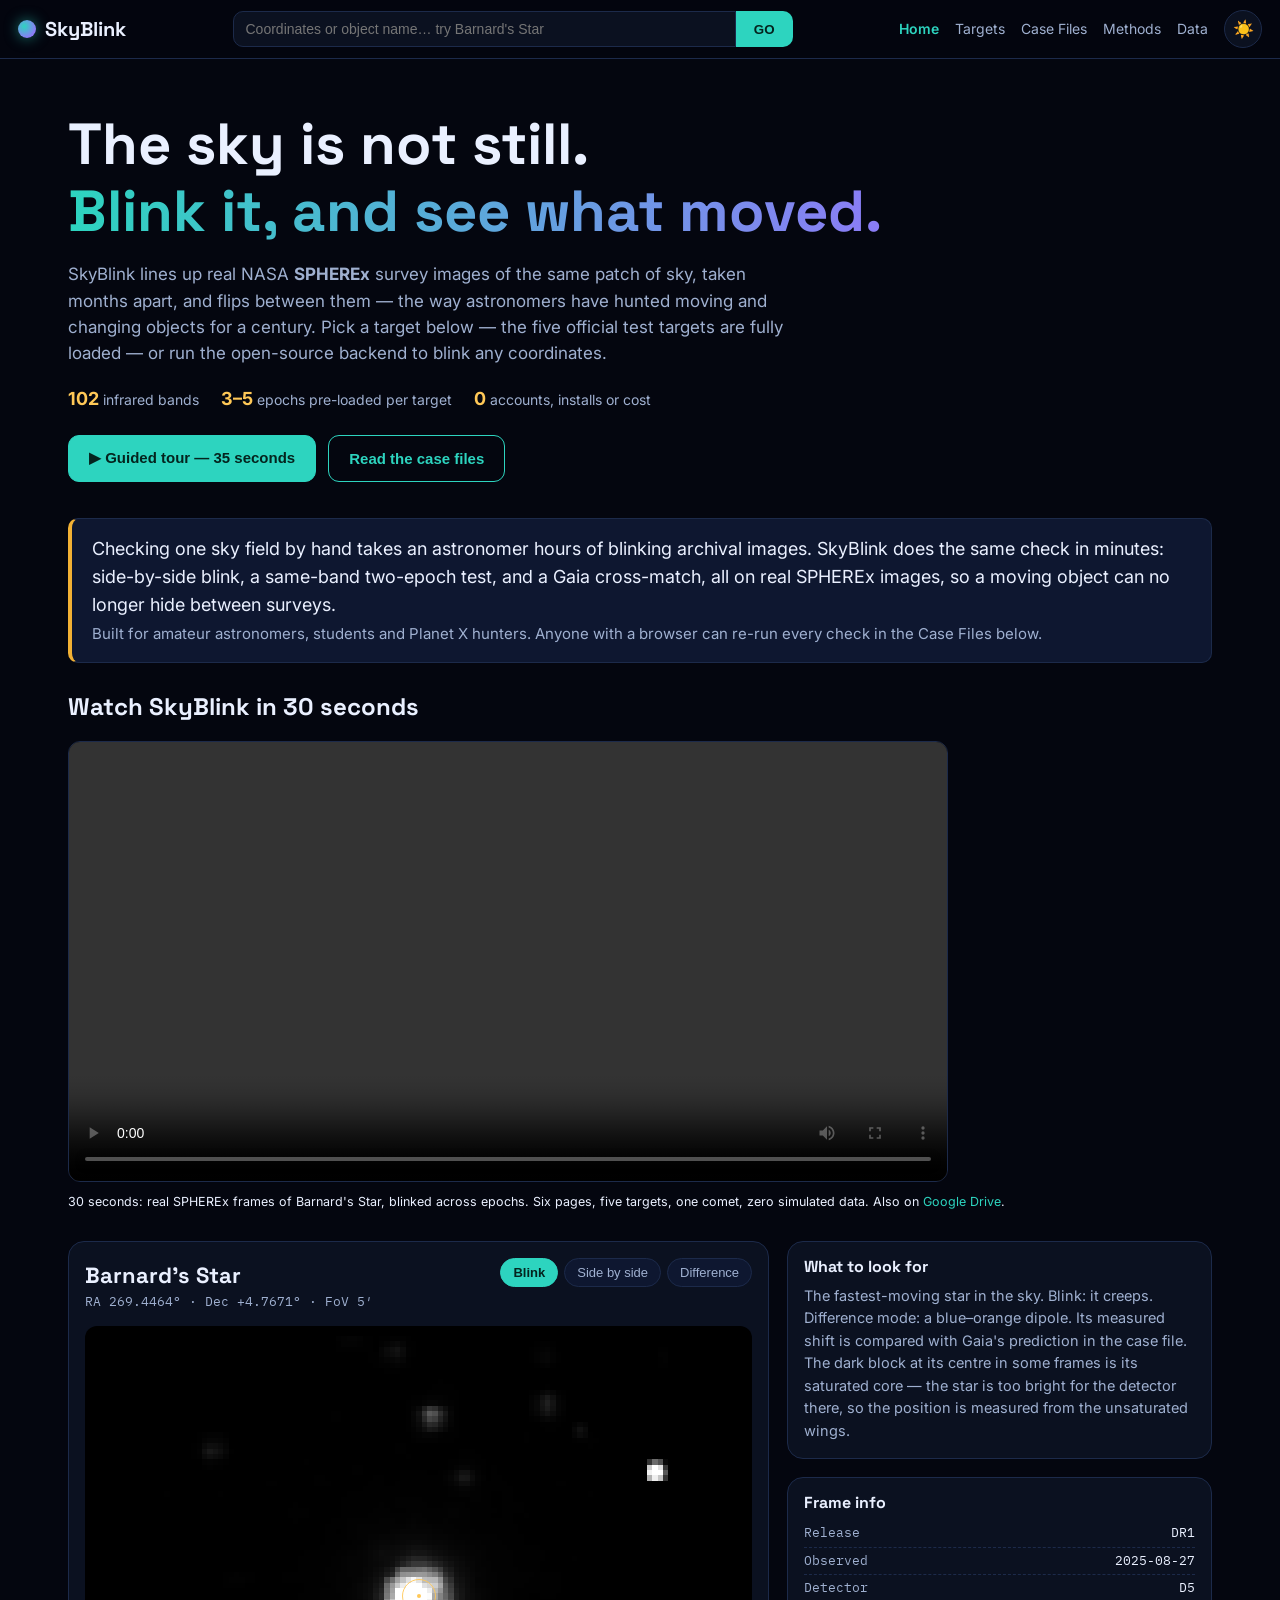
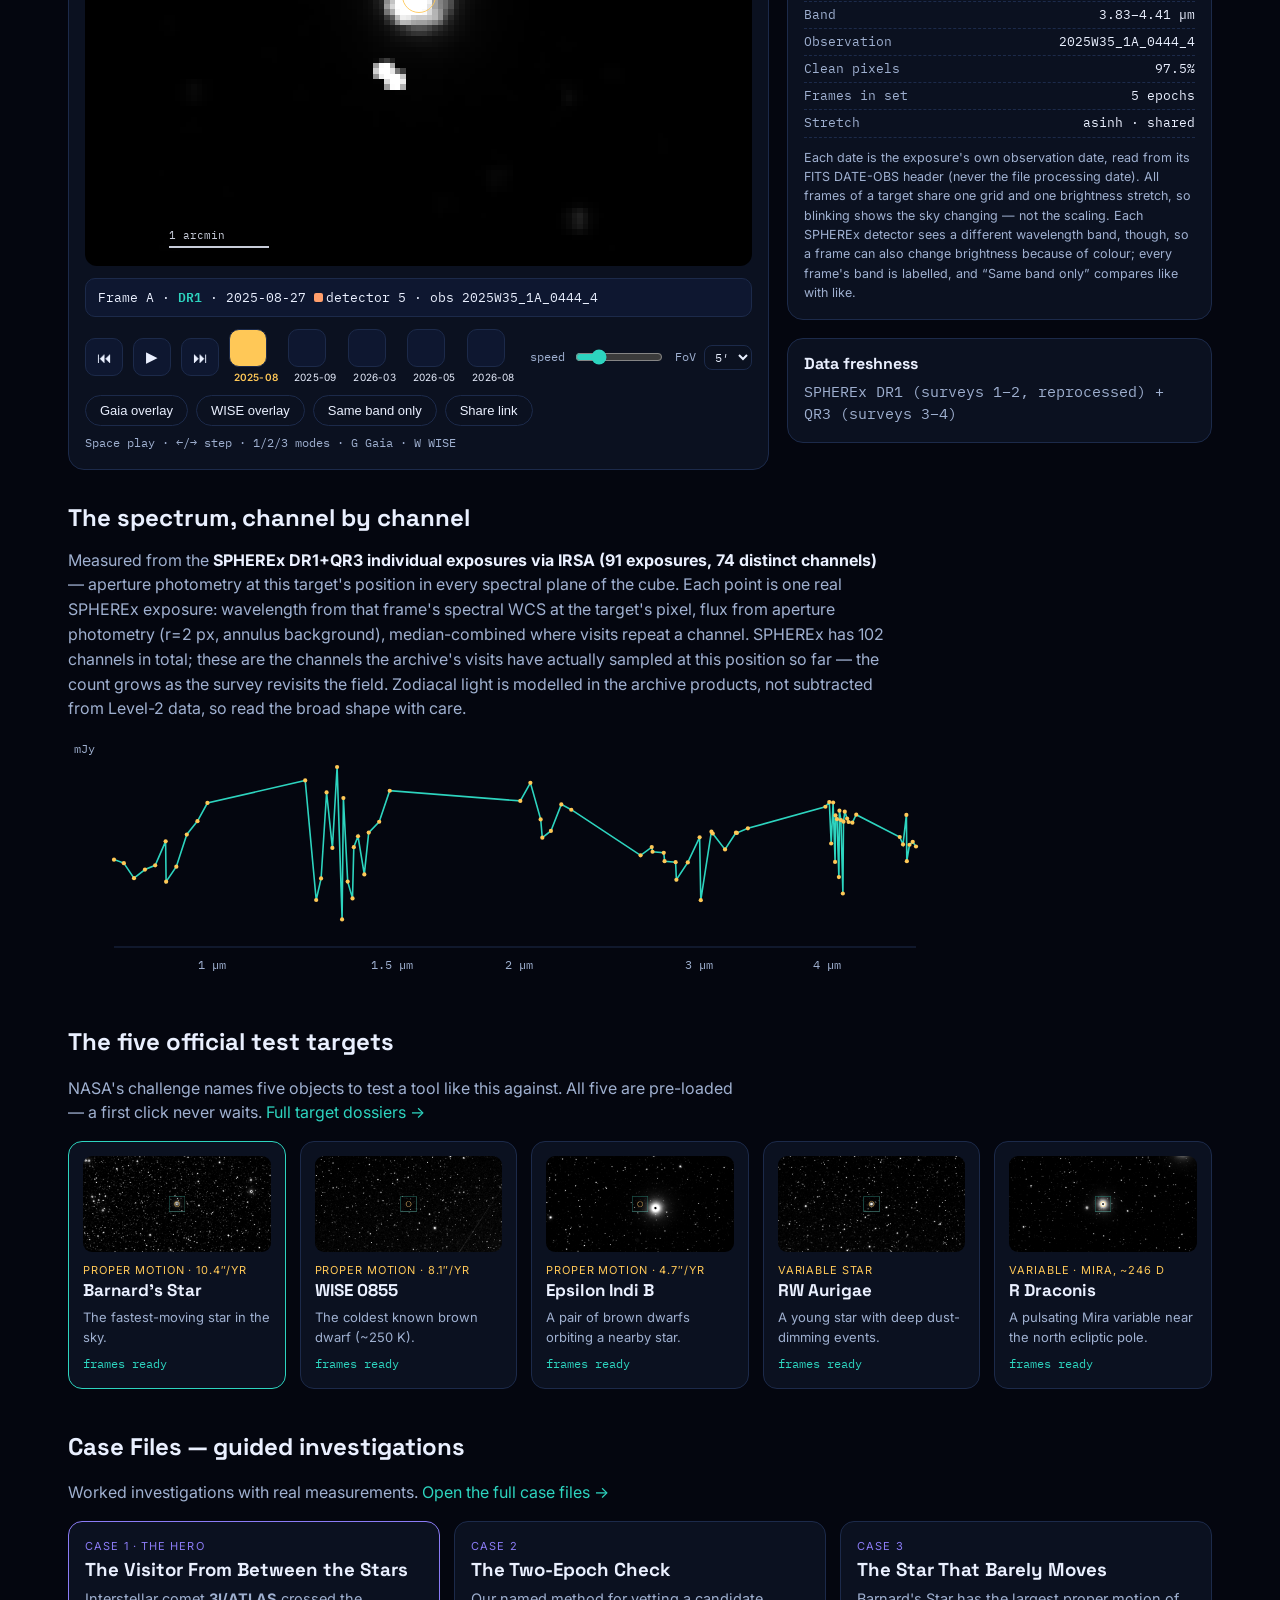
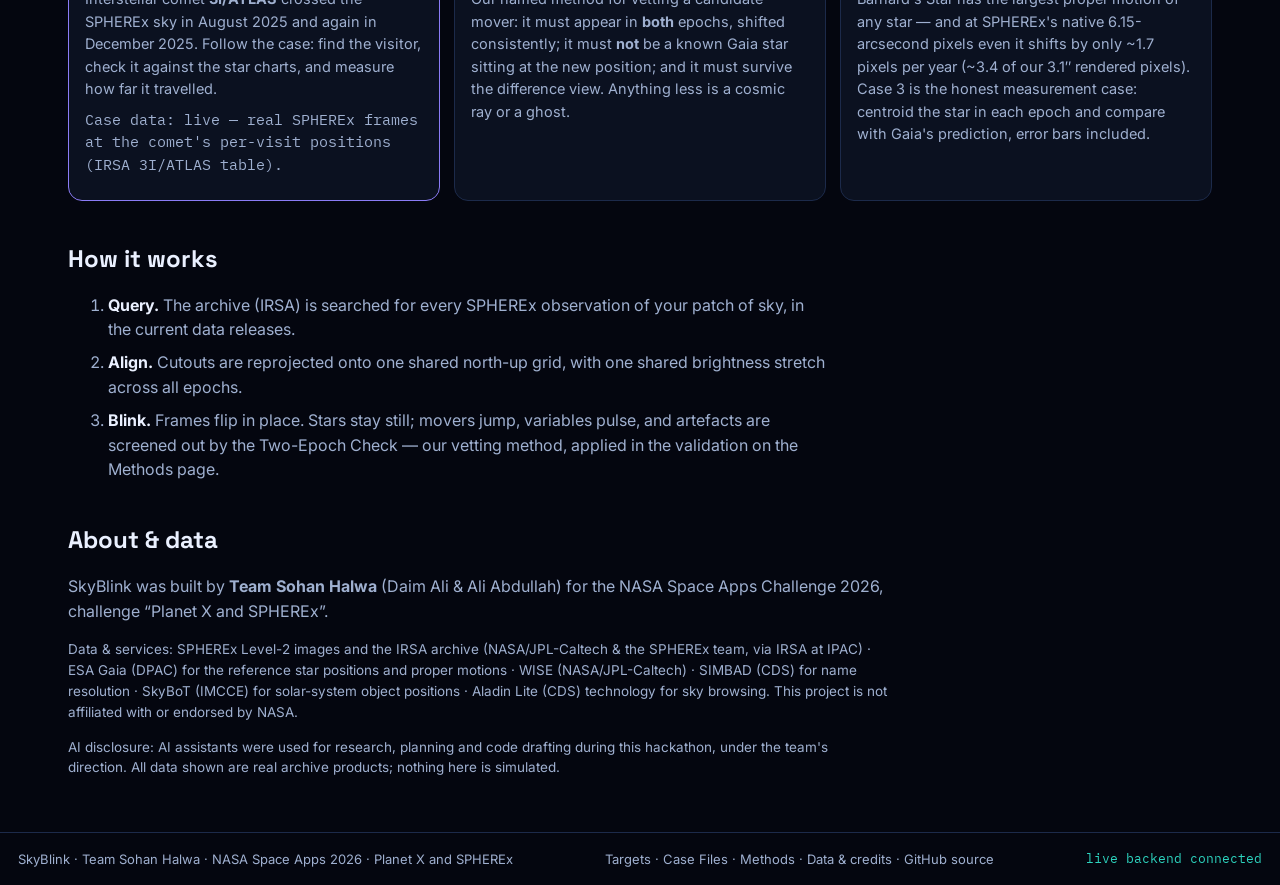
<file: index.html>
<!DOCTYPE html>
<html lang="en">
<head>
<meta charset="utf-8">
<link rel="icon" href="data:image/svg+xml,%3Csvg xmlns='http://www.w3.org/2000/svg' viewBox='0 0 64 64'%3E%3Crect width='64' height='64' rx='14' fill='%2304090F'/%3E%3Cdefs%3E%3ClinearGradient id='g' x1='0' y1='0' x2='1' y2='1'%3E%3Cstop offset='0' stop-color='%232DD4BF'/%3E%3Cstop offset='1' stop-color='%238B7CF6'/%3E%3C/linearGradient%3E%3C/defs%3E%3Ccircle cx='32' cy='32' r='13' fill='url(%23g)'/%3E%3Ccircle cx='32' cy='32' r='21' fill='none' stroke='%23FFC857' stroke-width='2.5' stroke-dasharray='4 6'/%3E%3C/svg%3E">
<meta name="viewport" content="width=device-width, initial-scale=1">
<title>SkyBlink — watch the sky change | SPHEREx blink comparator</title>
<meta property="og:type" content="website">
<meta property="og:site_name" content="SkyBlink">
<meta property="og:title" content="SkyBlink — watch the sky change in real NASA SPHEREx images">
<meta property="og:description" content="Blink real SPHEREx survey epochs (DR1 + QR3): moving objects jump, variable stars pulse. Five official test targets, Gaia overlays, case files — no simulated data.">
<meta property="og:url" content="https://daimx1214.github.io/skyblink/">
<meta name="twitter:card" content="summary">
<meta name="description" content="SkyBlink is a public web tool that lets anyone enter a patch of sky and watch it change over time in NASA SPHEREx survey images.">
<link rel="preconnect" href="https://fonts.googleapis.com">
<link href="https://fonts.googleapis.com/css2?family=Space+Grotesk:wght@500;700&family=Inter:wght@400;500;600&family=IBM+Plex+Mono:wght@400;500&display=swap" rel="stylesheet">
<script>try{document.documentElement.dataset.theme=localStorage.getItem("skyblink-theme")||"dark"}catch(e){document.documentElement.dataset.theme="dark"}</script>
<link rel="stylesheet" href="style.css">
</head>
<body>
<header class="topbar">
  <a class="brand" href="index.html" aria-label="SkyBlink home">
    <span class="brand-mark" aria-hidden="true"></span>
    <span class="brand-name">SkyBlink</span>
  </a>
  <form id="search-form" class="search" role="search">
    <input id="search-input" type="text" autocomplete="off" spellcheck="false"
      placeholder="Coordinates or object name… try Barnard's Star" aria-label="Coordinates or object name">
    <button type="submit" class="go">GO</button>
  </form>
  <nav class="topnav">
    <a href="index.html" class="active">Home</a>
    <a href="targets.html">Targets</a>
    <a href="cases.html">Case Files</a>
    <a href="methods.html">Methods</a>
    <a href="data.html">Data</a>
  </nav>
  <button id="theme-btn" class="theme-btn" type="button" aria-label="Switch light / dark theme" title="Light / dark theme">☀️</button>
</header>

<main id="top">
  <section class="hero">
    <h1>The sky is not still.<br><span class="grad">Blink it, and see what moved.</span></h1>
    <p class="lede">SkyBlink lines up real NASA <b>SPHEREx</b> survey images of the same patch of sky,
    taken months apart, and flips between them — the way astronomers have hunted moving and
    changing objects for a century. Pick a target below — the five official test targets are
    fully loaded — or run the open-source backend to blink any coordinates.</p>
    <div class="hero-stats" id="hero-stats">
      <span><b>102</b> infrared bands</span>
      <span><b>3–5</b> epochs pre-loaded per target</span>
      <span><b>0</b> accounts, installs or cost</span>
    </div>
    <div class="hero-cta">
      <button class="btn" id="btn-tour" type="button">▶ Guided tour — 35 seconds</button>
      <a class="btn ghost" href="cases.html">Read the case files</a>
    </div>
  </section>

  <p class="impact-line">Checking one sky field by hand takes an astronomer hours of
  blinking archival images. SkyBlink does the same check in minutes: side-by-side blink,
  a same-band two-epoch test, and a Gaia cross-match, all on real SPHEREx images, so a
  moving object can no longer hide between surveys.<br>
  <span class="impact-sub">Built for amateur astronomers, students and Planet X hunters.
  Anyone with a browser can re-run every check in the Case Files below.</span></p>

  <section class="demo-video">
    <h2>Watch SkyBlink in 30 seconds</h2>
    <video controls preload="metadata" src="skyblink-demo.mp4" aria-label="SkyBlink demo video, 29 seconds"></video>
    <p class="fineprint">30 seconds: real SPHEREx frames of Barnard's Star, blinked across
    epochs. Six pages, five targets, one comet, zero simulated data. Also on
    <a href="https://drive.google.com/file/d/15Kzl2TC1TY-ssvGV4cXGv0QP_1gZgAI_/view?usp=drivesdk" target="_blank" rel="noopener">Google Drive</a>.</p>
  </section>

  <div id="tour-bar" hidden>
    <span class="tour-tag">GUIDED TOUR</span>
    <span id="tour-cap"></span>
    <button id="tour-exit" type="button" aria-label="End tour">✕</button>
  </div>

  <section class="explorer" id="explorer" aria-label="Blink explorer">
    <div class="viewer-card">
      <div class="viewer-head">
        <div>
          <div class="viewer-title" id="viewer-title">Barnard's Star</div>
          <div class="viewer-sub mono" id="viewer-sub">RA 269.4464° · Dec +4.7671° · FoV 5′</div>
        </div>
        <div class="mode-tabs" role="tablist" aria-label="View mode">
          <button data-mode="blink" class="active">Blink</button>
          <button data-mode="side">Side by side</button>
          <button data-mode="diff">Difference</button>
        </div>
      </div>

      <div class="stage" id="stage">
        <div class="frame-wrap" id="frame-wrap">
          <img id="frame-a" alt="Earlier epoch image">
          <img id="frame-b" alt="Later epoch image" class="hidden">
          <canvas id="diff-canvas" class="hidden"></canvas>
          <canvas id="gaia-canvas" class="hidden" aria-hidden="true"></canvas>
          <div class="crosshair" aria-hidden="true"></div>
          <div class="scalebar mono" aria-hidden="true">1 arcmin</div>
        </div>
        <div class="side-pair hidden" id="side-pair">
          <figure><img id="side-a" alt="Earlier epoch"><figcaption class="mono" id="side-a-cap"></figcaption></figure>
          <figure><img id="side-b" alt="Later epoch"><figcaption class="mono" id="side-b-cap"></figcaption></figure>
        </div>
      </div>

      <div class="legend mono" id="legend">Loading frames…</div>

      <div class="transport">
        <button id="btn-prev" aria-label="Previous epoch">⏮</button>
        <button id="btn-play" aria-label="Play or pause blink">▶</button>
        <button id="btn-next" aria-label="Next epoch">⏭</button>
        <div class="timeline" id="timeline" aria-label="Epoch timeline"></div>
        <label class="fps mono">speed
          <input id="fps" type="range" min="1" max="10" value="3">
        </label>
        <label class="fps mono">FoV
          <select id="fov-select" class="mono" title="Field of view for live backend renders">
            <option value="3">3&prime;</option>
            <option value="5" selected>5&prime;</option>
          </select>
        </label>
      </div>
      <div class="viewer-actions">
        <button id="btn-gaia" class="pill-btn" type="button" title="Show ESA Gaia DR3 stars, proper-motion propagated to this epoch">Gaia overlay</button>
        <button id="btn-wise" class="pill-btn" type="button" title="Show NASA WISE (AllWISE) catalogue sources in this field — diamonds, positions as catalogued (epoch ~2010)">WISE overlay</button>
        <button id="btn-band" class="pill-btn" type="button" title="Blink only the frames taken with the same detector — the same wavelength band — so colour differences cannot imitate motion">Same band only</button>
        <button id="btn-share" class="pill-btn" type="button" title="Copy a link to this exact view">Share link</button>
        <span class="keys-hint">Space play · ←/→ step · 1/2/3 modes · G Gaia · W WISE</span>
      </div>
    </div>

    <aside class="inspector">
      <div class="insp-card">
        <h3>What to look for</h3>
        <p id="look-for">—</p>
      </div>
      <div class="insp-card">
        <h3>Frame info</h3>
        <dl class="mono" id="frame-info"></dl>
        <p class="fineprint">Each date is the exposure's own observation date,
        read from its FITS DATE-OBS header (never the file processing date). All frames of a target share one grid and
        one brightness stretch, so blinking shows the sky changing — not the scaling.
        Each SPHEREx detector sees a different wavelength band, though, so a frame can
        also change brightness because of colour; every frame's band is labelled, and
        “Same band only” compares like with like.</p>
      </div>
      <div class="insp-card">
        <h3>Data freshness</h3>
        <p id="freshness" class="mono">SPHEREx DR1 (surveys 1–2, reprocessed) + QR3 (surveys 3–4)</p>
      </div>
    </aside>
  </section>

  <section class="panel-section" id="spectrum-section" hidden>
    <h2>The spectrum, channel by channel</h2>
    <p id="spectrum-note"></p>
    <div id="spectrum-chart" class="band-chart"></div>
  </section>

  <section class="targets" id="targets">
    <h2>The five official test targets</h2>
    <p class="section-sub">NASA's challenge names five objects to test a tool like this against.
    All five are pre-loaded — a first click never waits.
    <a href="targets.html">Full target dossiers →</a></p>
    <div class="target-grid" id="target-grid"></div>
  </section>

  <section class="cases" id="cases">
    <h2>Case Files — guided investigations</h2>
    <p class="section-sub">Worked investigations with real measurements.
    <a href="cases.html">Open the full case files →</a></p>
    <div class="case-grid">
      <article class="case-card hero-case">
        <div class="case-tag">CASE 1 · THE HERO</div>
        <h3>The Visitor From Between the Stars</h3>
        <p>Interstellar comet <b>3I/ATLAS</b> crossed the SPHEREx sky in August 2025 and again in
        December 2025. Follow the case: find the visitor, check it against the star charts,
        and measure how far it travelled.</p>
        <p class="case-status mono" id="case1-status">Case data: live — real SPHEREx frames at the comet's per-visit positions (IRSA 3I/ATLAS table).</p>
      </article>
      <article class="case-card">
        <div class="case-tag">CASE 2</div>
        <h3>The Two-Epoch Check</h3>
        <p>Our named method for vetting a candidate mover: it must appear in <b>both</b> epochs,
        shifted consistently; it must <b>not</b> be a known Gaia star sitting at the new position;
        and it must survive the difference view. Anything less is a cosmic ray or a ghost.</p>
      </article>
      <article class="case-card">
        <div class="case-tag">CASE 3</div>
        <h3>The Star That Barely Moves</h3>
        <p>Barnard's Star has the largest proper motion of any star — and at SPHEREx's
        native 6.15-arcsecond pixels even it shifts by only ~1.7 pixels per year
        (~3.4 of our 3.1″ rendered pixels). Case 3 is the
        honest measurement case: centroid the star in each epoch and compare with Gaia's
        prediction, error bars included.</p>
      </article>
    </div>
  </section>

  <section class="how">
    <h2>How it works</h2>
    <ol class="steps">
      <li><b>Query.</b> The archive (IRSA) is searched for every SPHEREx observation of your patch of sky, in the current data releases.</li>
      <li><b>Align.</b> Cutouts are reprojected onto one shared north-up grid, with one shared brightness stretch across all epochs.</li>
      <li><b>Blink.</b> Frames flip in place. Stars stay still; movers jump, variables pulse, and artefacts are screened out by the Two-Epoch Check — our vetting method, applied in the validation on the Methods page.</li>
    </ol>
  </section>

  <section class="about" id="about">
    <h2>About &amp; data</h2>
    <p>SkyBlink was built by <b>Team Sohan Halwa</b> (Daim Ali &amp; Ali Abdullah) for the
    NASA Space Apps Challenge 2026, challenge “Planet X and SPHEREx”.</p>
    <p class="credits">Data &amp; services: SPHEREx Level-2 images and the IRSA archive
    (NASA/JPL-Caltech &amp; the SPHEREx team, via IRSA at IPAC) · ESA Gaia (DPAC) for the
    reference star positions and proper motions · WISE (NASA/JPL-Caltech) · SIMBAD (CDS) for
    name resolution · SkyBoT (IMCCE) for solar-system object positions · Aladin Lite (CDS)
    technology for sky browsing. This project is not affiliated with or endorsed by NASA.</p>
    <p class="credits">AI disclosure: AI assistants were used for research, planning and code
    drafting during this hackathon, under the team's direction. All data shown are real
    archive products; nothing here is simulated.</p>
  </section>
</main>

<footer class="foot">
  <span>SkyBlink · Team Sohan Halwa · NASA Space Apps 2026 · Planet X and SPHEREx</span>
  <span class="foot-links"><a href="targets.html">Targets</a> · <a href="cases.html">Case Files</a> · <a href="methods.html">Methods</a> · <a href="data.html">Data &amp; credits</a> · <a href="https://github.com/Daimx1214/skyblink" target="_blank" rel="noopener">GitHub source</a></span>
  <span class="mono" id="foot-status">static cache mode</span>
</footer>

<script src="cache-data.js"></script>
<script>window.SKYBLINK_API="https://skyblink-lyart.vercel.app";</script>
<script src="app.js"></script>
</body>
</html>
</file>
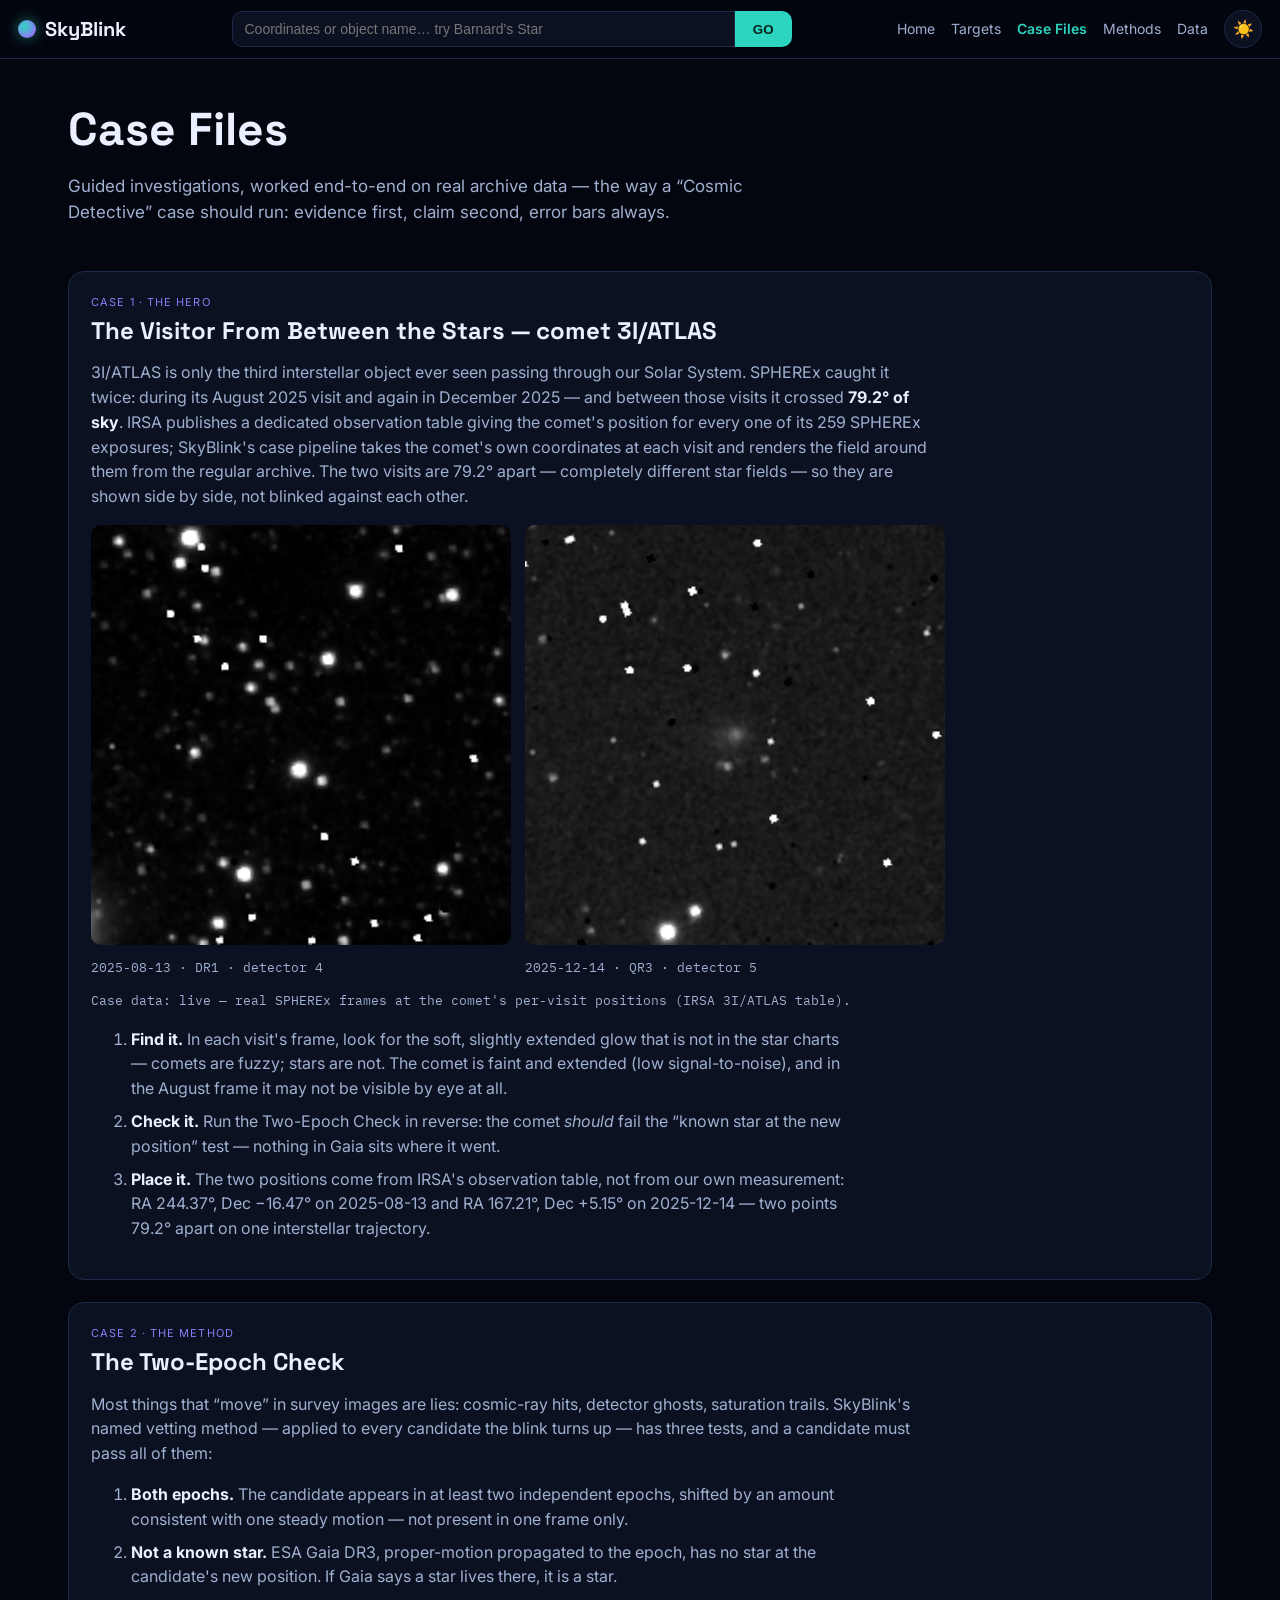
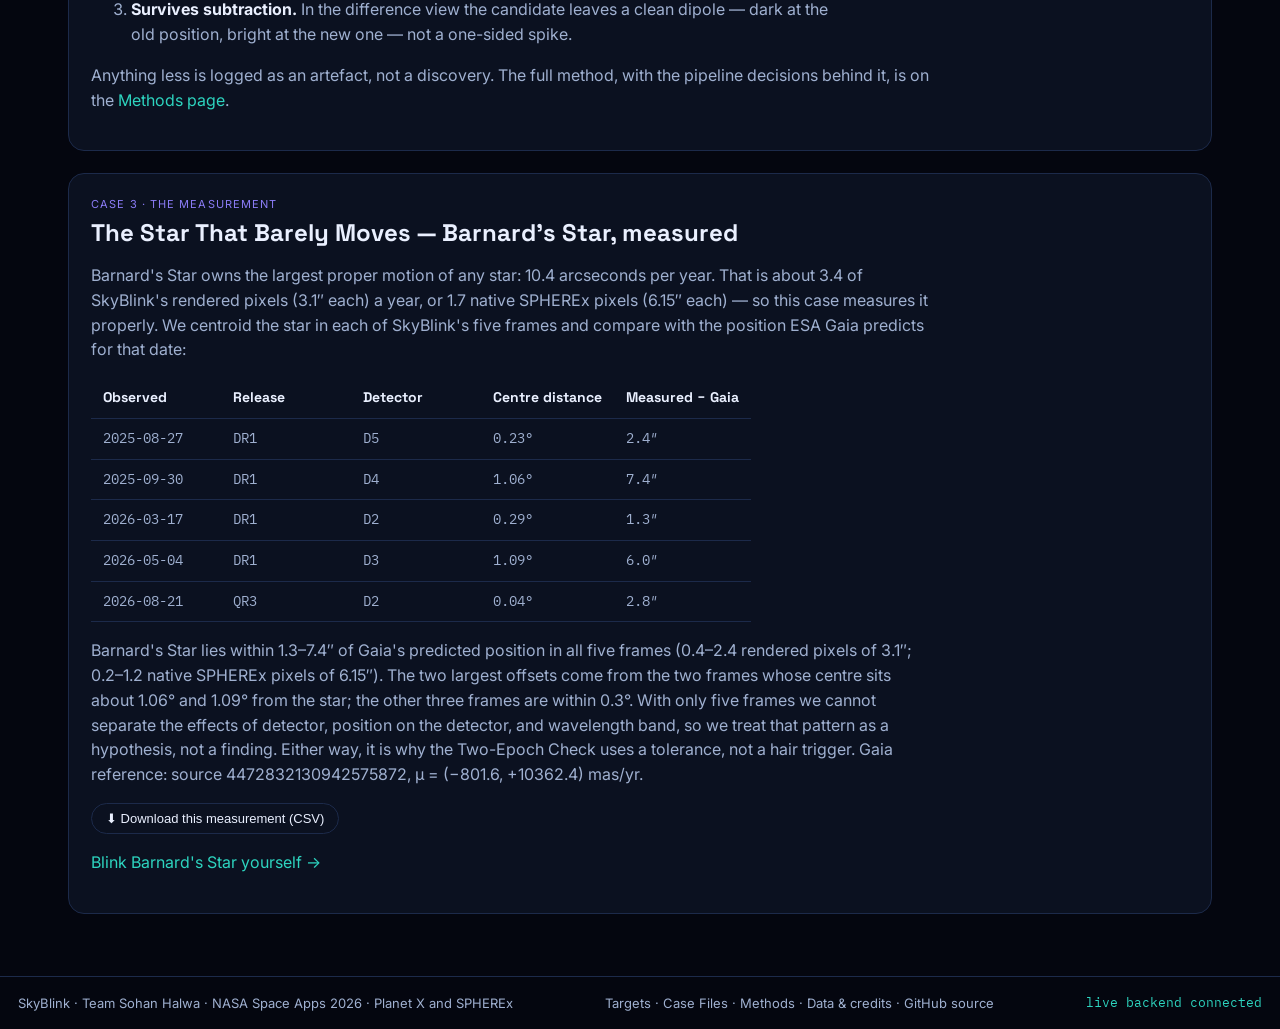
<file: cases.html>
<!DOCTYPE html>
<html lang="en">
<head>
<meta charset="utf-8">
<link rel="icon" href="data:image/svg+xml,%3Csvg xmlns='http://www.w3.org/2000/svg' viewBox='0 0 64 64'%3E%3Crect width='64' height='64' rx='14' fill='%2304090F'/%3E%3Cdefs%3E%3ClinearGradient id='g' x1='0' y1='0' x2='1' y2='1'%3E%3Cstop offset='0' stop-color='%232DD4BF'/%3E%3Cstop offset='1' stop-color='%238B7CF6'/%3E%3C/linearGradient%3E%3C/defs%3E%3Ccircle cx='32' cy='32' r='13' fill='url(%23g)'/%3E%3Ccircle cx='32' cy='32' r='21' fill='none' stroke='%23FFC857' stroke-width='2.5' stroke-dasharray='4 6'/%3E%3C/svg%3E">
<meta name="viewport" content="width=device-width, initial-scale=1">
<title>Case Files — SkyBlink</title>
<meta property="og:type" content="website">
<meta property="og:site_name" content="SkyBlink">
<meta property="og:title" content="SkyBlink — watch the sky change in real NASA SPHEREx images">
<meta property="og:description" content="Blink real SPHEREx survey epochs (DR1 + QR3): moving objects jump, variable stars pulse. Five official test targets, Gaia overlays, case files — no simulated data.">
<meta property="og:url" content="https://daimx1214.github.io/skyblink/">
<meta name="twitter:card" content="summary">
<meta name="description" content="Guided investigations on real SPHEREx data: the interstellar comet 3I/ATLAS, the Two-Epoch Check, and a measured proper-motion case with error bars.">
<link rel="preconnect" href="https://fonts.googleapis.com">
<link href="https://fonts.googleapis.com/css2?family=Space+Grotesk:wght@500;700&family=Inter:wght@400;500;600&family=IBM+Plex+Mono:wght@400;500&display=swap" rel="stylesheet">
<script>try{document.documentElement.dataset.theme=localStorage.getItem("skyblink-theme")||"dark"}catch(e){document.documentElement.dataset.theme="dark"}</script>
<link rel="stylesheet" href="style.css">
</head>
<body>
<header class="topbar">
  <a class="brand" href="index.html" aria-label="SkyBlink home">
    <span class="brand-mark" aria-hidden="true"></span>
    <span class="brand-name">SkyBlink</span>
  </a>
  <form id="search-form" class="search" role="search">
    <input id="search-input" type="text" autocomplete="off" spellcheck="false"
      placeholder="Coordinates or object name… try Barnard's Star" aria-label="Coordinates or object name">
    <button type="submit" class="go">GO</button>
  </form>
  <nav class="topnav">
    <a href="index.html">Home</a>
    <a href="targets.html">Targets</a>
    <a href="cases.html" class="active">Case Files</a>
    <a href="methods.html">Methods</a>
    <a href="data.html">Data</a>
  </nav>
  <button id="theme-btn" class="theme-btn" type="button" aria-label="Switch light / dark theme" title="Light / dark theme">☀️</button>
</header>

<main>
  <section class="page-hero">
    <h1>Case Files</h1>
    <p class="lede">Guided investigations, worked end-to-end on real archive data — the way a
    “Cosmic Detective” case should run: evidence first, claim second, error bars always.</p>
  </section>

  <article class="case-full">
    <div class="case-tag">CASE 1 · THE HERO</div>
    <h2>The Visitor From Between the Stars — comet 3I/ATLAS</h2>
    <p>3I/ATLAS is only the third interstellar object ever seen passing through our Solar
    System. SPHEREx caught it twice: during its August 2025 visit and again in December
    2025 — and between those visits it crossed <b>79.2° of sky</b>. IRSA publishes a
    dedicated observation table giving the comet's position for every one of its 259
    SPHEREx exposures; SkyBlink's case pipeline takes the comet's own coordinates at each
    visit and renders the field around them from the regular archive. The two visits are
    79.2° apart — completely different star fields — so they are shown side by side, not
    blinked against each other.</p>
    <div id="case1-frames" class="case-frames"></div>
    <p class="case-status mono" id="case1-status">Case data: real SPHEREx frames at the comet's per-visit positions (IRSA 3I/ATLAS table).</p>
    <ol class="steps">
      <li><b>Find it.</b> In each visit's frame, look for the soft, slightly extended glow that is not in the star charts — comets are fuzzy; stars are not. The comet is faint and extended (low signal-to-noise), and in the August frame it may not be visible by eye at all.</li>
      <li><b>Check it.</b> Run the Two-Epoch Check in reverse: the comet <i>should</i> fail the “known star at the new position” test — nothing in Gaia sits where it went.</li>
      <li><b>Place it.</b> The two positions come from IRSA's observation table, not from our own measurement: RA 244.37°, Dec −16.47° on 2025-08-13 and RA 167.21°, Dec +5.15° on 2025-12-14 — two points 79.2° apart on one interstellar trajectory.</li>
    </ol>
  </article>

  <article class="case-full">
    <div class="case-tag">CASE 2 · THE METHOD</div>
    <h2>The Two-Epoch Check</h2>
    <p>Most things that “move” in survey images are lies: cosmic-ray hits, detector ghosts,
    saturation trails. SkyBlink's named vetting method — applied to every candidate the
    blink turns up — has three tests, and a candidate must pass all of them:</p>
    <ol class="steps">
      <li><b>Both epochs.</b> The candidate appears in at least two independent epochs, shifted by an amount consistent with one steady motion — not present in one frame only.</li>
      <li><b>Not a known star.</b> ESA Gaia DR3, proper-motion propagated to the epoch, has no star at the candidate's new position. If Gaia says a star lives there, it is a star.</li>
      <li><b>Survives subtraction.</b> In the difference view the candidate leaves a clean dipole — dark at the old position, bright at the new one — not a one-sided spike.</li>
    </ol>
    <p>Anything less is logged as an artefact, not a discovery. The full method, with the
    pipeline decisions behind it, is on the <a href="methods.html">Methods page</a>.</p>
  </article>

  <article class="case-full">
    <div class="case-tag">CASE 3 · THE MEASUREMENT</div>
    <h2>The Star That Barely Moves — Barnard's Star, measured</h2>
    <p>Barnard's Star owns the largest proper motion of any star: 10.4 arcseconds per year.
    That is about 3.4 of SkyBlink's rendered pixels (3.1″ each) a year, or 1.7 native
    SPHEREx pixels (6.15″ each) — so this case measures it properly. We centroid the star
    in each of SkyBlink's five frames and compare with the position ESA Gaia predicts
    for that date:</p>
    <table class="data-table mono" id="measure-table">
      <thead><tr><th>Observed</th><th>Release</th><th>Detector</th><th>Centre distance</th><th>Measured − Gaia</th></tr></thead>
      <tbody>
        <tr><td>2025-08-27</td><td>DR1</td><td>D5</td><td>0.23°</td><td>2.4″</td></tr>
        <tr><td>2025-09-30</td><td>DR1</td><td>D4</td><td>1.06°</td><td>7.4″</td></tr>
        <tr><td>2026-03-17</td><td>DR1</td><td>D2</td><td>0.29°</td><td>1.3″</td></tr>
        <tr><td>2026-05-04</td><td>DR1</td><td>D3</td><td>1.09°</td><td>6.0″</td></tr>
        <tr><td>2026-08-21</td><td>QR3</td><td>D2</td><td>0.04°</td><td>2.8″</td></tr>
      </tbody>
    </table>
    <p>Barnard's Star lies within 1.3–7.4″ of Gaia's predicted position in all five frames
    (0.4–2.4 rendered pixels of 3.1″; 0.2–1.2 native SPHEREx pixels of 6.15″). The two
    largest offsets come from the two frames whose centre sits about 1.06° and 1.09° from
    the star; the other three frames are within 0.3°. With only five frames we cannot
    separate the effects of detector, position on the detector, and wavelength band, so
    we treat that pattern as a hypothesis, not a finding. Either way, it is why the
    Two-Epoch Check uses a tolerance, not a hair trigger. Gaia reference: source
    4472832130942575872, μ = (−801.6, +10362.4) mas/yr.</p>
    <p><button class="pill-btn" id="btn-csv" type="button">⬇ Download this measurement (CSV)</button></p>
    <p><a href="target.html?t=barnards-star">Blink Barnard's Star yourself →</a></p>
  </article>
</main>

<footer class="foot">
  <span>SkyBlink · Team Sohan Halwa · NASA Space Apps 2026 · Planet X and SPHEREx</span>
  <span class="foot-links"><a href="targets.html">Targets</a> · <a href="cases.html">Case Files</a> · <a href="methods.html">Methods</a> · <a href="data.html">Data &amp; credits</a> · <a href="https://github.com/Daimx1214/skyblink" target="_blank" rel="noopener">GitHub source</a></span>
  <span class="mono" id="foot-status">static cache mode</span>
</footer>

<script>
  document.getElementById("btn-csv").addEventListener("click", () => {
    const rows = [["observed", "release", "detector", "centre_distance_deg", "offset_from_gaia_arcsec"]];
    document.querySelectorAll("#measure-table tbody tr").forEach(tr => {
      rows.push([...tr.children].map(td => td.textContent.trim().replace("″", "").replace("°", "").replace("·", "-")));
    });
    const blob = new Blob([rows.map(r => r.join(",")).join("\n")], { type: "text/csv" });
    const a = document.createElement("a");
    a.href = URL.createObjectURL(blob);
    a.download = "skyblink-barnards-star-measurement.csv";
    a.click();
    URL.revokeObjectURL(a.href);
  });
</script>
<script src="cache-data.js"></script>
<script>window.SKYBLINK_API="https://skyblink-lyart.vercel.app";</script>
<script src="app.js"></script>
<script>
  (function () {
    const set = (window.SKYBLINK_CACHE || {})["case-3iatlas"];
    if (!set) return;
    const box = document.getElementById("case1-frames");
    const st = document.getElementById("case1-status");
    const names = Object.keys(set.frames || set.frames).sort();
    box.innerHTML = names.map((n, i) => {
      const f = set.manifest.frames[i] || {};
      return `<figure><img src="${(set.frames || set.frames)[n]}" alt="3I/ATLAS field, ${f.date || ""}">
        <figcaption class="mono">${f.date || ""} · ${f.release || ""} · detector ${f.detector || ""}</figcaption></figure>`;
    }).join("");
    st.textContent = "Case data: live — real SPHEREx frames at the comet's per-visit positions (IRSA 3I/ATLAS table).";
  })();
</script>
</body>
</html>
</file>
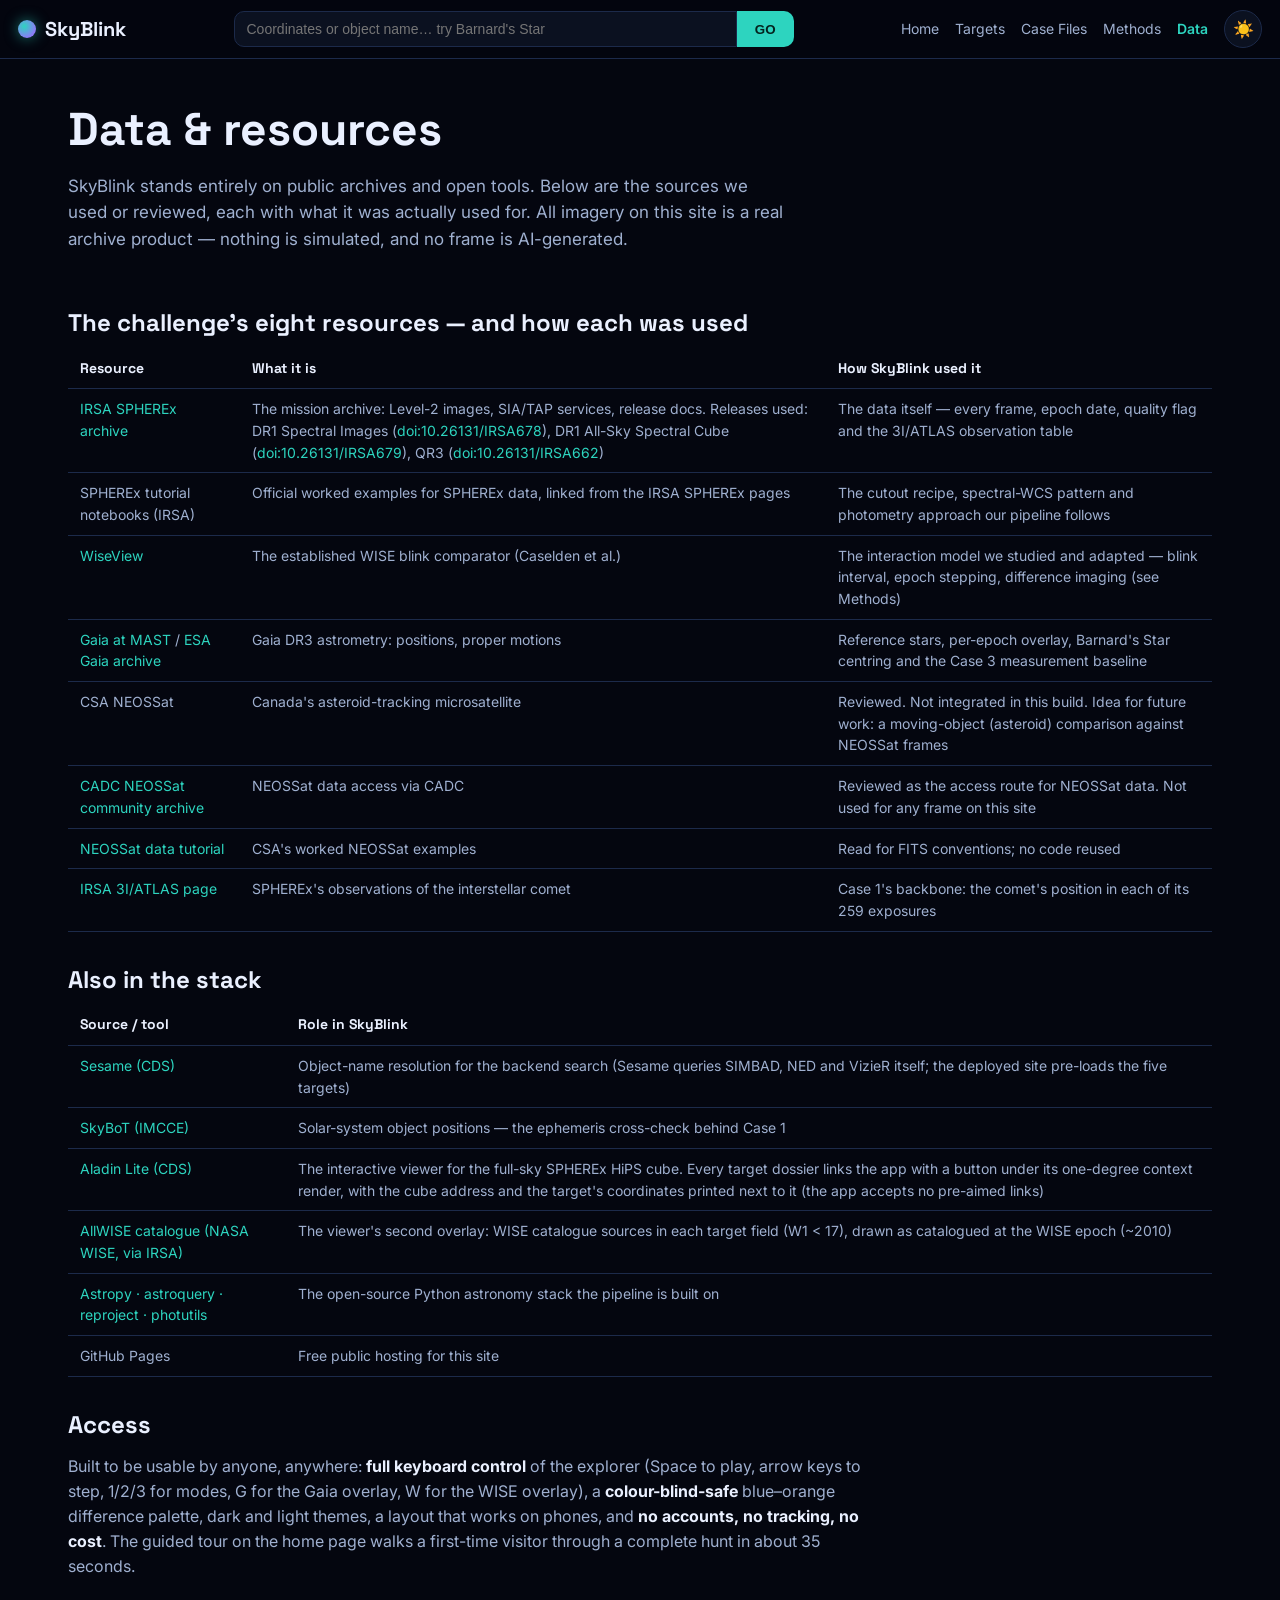
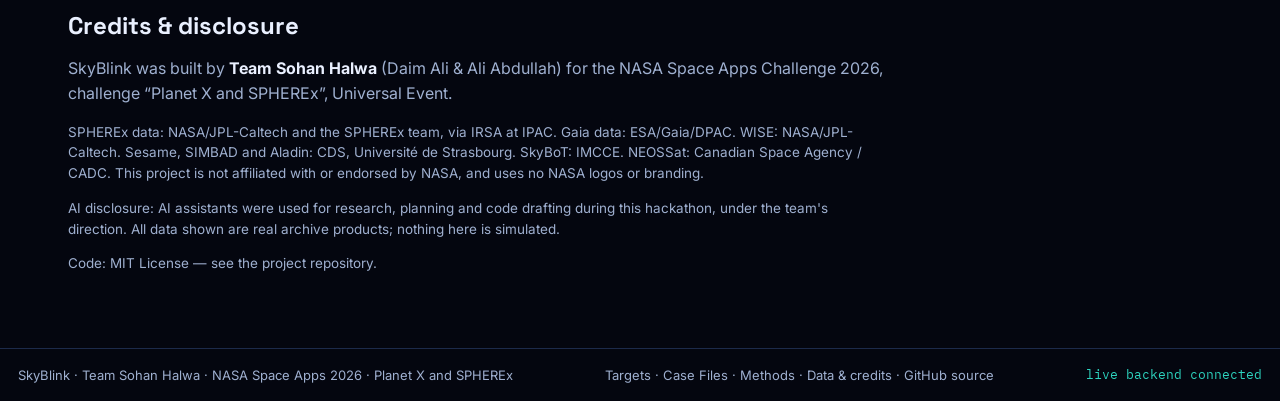
<file: data.html>
<!DOCTYPE html>
<html lang="en">
<head>
<meta charset="utf-8">
<link rel="icon" href="data:image/svg+xml,%3Csvg xmlns='http://www.w3.org/2000/svg' viewBox='0 0 64 64'%3E%3Crect width='64' height='64' rx='14' fill='%2304090F'/%3E%3Cdefs%3E%3ClinearGradient id='g' x1='0' y1='0' x2='1' y2='1'%3E%3Cstop offset='0' stop-color='%232DD4BF'/%3E%3Cstop offset='1' stop-color='%238B7CF6'/%3E%3C/linearGradient%3E%3C/defs%3E%3Ccircle cx='32' cy='32' r='13' fill='url(%23g)'/%3E%3Ccircle cx='32' cy='32' r='21' fill='none' stroke='%23FFC857' stroke-width='2.5' stroke-dasharray='4 6'/%3E%3C/svg%3E">
<meta name="viewport" content="width=device-width, initial-scale=1">
<title>Data &amp; Resources — SkyBlink</title>
<meta property="og:type" content="website">
<meta property="og:site_name" content="SkyBlink">
<meta property="og:title" content="SkyBlink — watch the sky change in real NASA SPHEREx images">
<meta property="og:description" content="Blink real SPHEREx survey epochs (DR1 + QR3): moving objects jump, variable stars pulse. Five official test targets, Gaia overlays, case files — no simulated data.">
<meta property="og:url" content="https://daimx1214.github.io/skyblink/">
<meta name="twitter:card" content="summary">
<meta name="description" content="Every data source and resource SkyBlink uses: SPHEREx via IRSA, ESA Gaia, Sesame, SkyBoT, Aladin Lite, WiseView, NEOSSat, and the open-source Astropy stack.">
<link rel="preconnect" href="https://fonts.googleapis.com">
<link href="https://fonts.googleapis.com/css2?family=Space+Grotesk:wght@500;700&family=Inter:wght@400;500;600&family=IBM+Plex+Mono:wght@400;500&display=swap" rel="stylesheet">
<script>try{document.documentElement.dataset.theme=localStorage.getItem("skyblink-theme")||"dark"}catch(e){document.documentElement.dataset.theme="dark"}</script>
<link rel="stylesheet" href="style.css">
</head>
<body>
<header class="topbar">
  <a class="brand" href="index.html" aria-label="SkyBlink home">
    <span class="brand-mark" aria-hidden="true"></span>
    <span class="brand-name">SkyBlink</span>
  </a>
  <form id="search-form" class="search" role="search">
    <input id="search-input" type="text" autocomplete="off" spellcheck="false"
      placeholder="Coordinates or object name… try Barnard's Star" aria-label="Coordinates or object name">
    <button type="submit" class="go">GO</button>
  </form>
  <nav class="topnav">
    <a href="index.html">Home</a>
    <a href="targets.html">Targets</a>
    <a href="cases.html">Case Files</a>
    <a href="methods.html">Methods</a>
    <a href="data.html" class="active">Data</a>
  </nav>
  <button id="theme-btn" class="theme-btn" type="button" aria-label="Switch light / dark theme" title="Light / dark theme">☀️</button>
</header>

<main>
  <section class="page-hero">
    <h1>Data &amp; resources</h1>
    <p class="lede">SkyBlink stands entirely on public archives and open tools. Below are the
    sources we used or reviewed, each with what it was actually used for. All imagery on
    this site is a real archive product — nothing is simulated, and no frame is AI-generated.</p>
  </section>

  <section class="panel-section">
    <h2>The challenge's eight resources — and how each was used</h2>
    <table class="data-table">
      <thead><tr><th>Resource</th><th>What it is</th><th>How SkyBlink used it</th></tr></thead>
      <tbody>
        <tr><td><a href="https://irsa.ipac.caltech.edu/Missions/spherex.html" target="_blank" rel="noopener">IRSA SPHEREx archive</a></td><td>The mission archive: Level-2 images, SIA/TAP services, release docs. Releases used: DR1 Spectral Images (<a href="https://doi.org/10.26131/IRSA678" target="_blank" rel="noopener">doi:10.26131/IRSA678</a>), DR1 All-Sky Spectral Cube (<a href="https://doi.org/10.26131/IRSA679" target="_blank" rel="noopener">doi:10.26131/IRSA679</a>), QR3 (<a href="https://doi.org/10.26131/IRSA662" target="_blank" rel="noopener">doi:10.26131/IRSA662</a>)</td><td>The data itself — every frame, epoch date, quality flag and the 3I/ATLAS observation table</td></tr>
        <tr><td>SPHEREx tutorial notebooks (IRSA)</td><td>Official worked examples for SPHEREx data, linked from the IRSA SPHEREx pages</td><td>The cutout recipe, spectral-WCS pattern and photometry approach our pipeline follows</td></tr>
        <tr><td><a href="http://byw.tools/wiseview" target="_blank" rel="noopener">WiseView</a></td><td>The established WISE blink comparator (Caselden et al.)</td><td>The interaction model we studied and adapted — blink interval, epoch stepping, difference imaging (see Methods)</td></tr>
        <tr><td><a href="https://mast.stsci.edu" target="_blank" rel="noopener">Gaia at MAST</a> / <a href="https://gea.esac.esa.int/archive/" target="_blank" rel="noopener">ESA Gaia archive</a></td><td>Gaia DR3 astrometry: positions, proper motions</td><td>Reference stars, per-epoch overlay, Barnard's Star centring and the Case 3 measurement baseline</td></tr>
        <tr><td>CSA NEOSSat</td><td>Canada's asteroid-tracking microsatellite</td><td>Reviewed. Not integrated in this build. Idea for future work: a moving-object (asteroid) comparison against NEOSSat frames</td></tr>
        <tr><td><a href="https://www.cadc-ccda.hia-iha.nrc-cnrc.gc.ca" target="_blank" rel="noopener">CADC NEOSSat community archive</a></td><td>NEOSSat data access via CADC</td><td>Reviewed as the access route for NEOSSat data. Not used for any frame on this site</td></tr>
        <tr><td><a href="https://github.com/asc-csa/NEOSSAT_Tutorial" target="_blank" rel="noopener">NEOSSat data tutorial</a></td><td>CSA's worked NEOSSat examples</td><td>Read for FITS conventions; no code reused</td></tr>
        <tr><td><a href="https://irsa.ipac.caltech.edu/data/SPHEREx/docs/comet3iatlas/index.html" target="_blank" rel="noopener">IRSA 3I/ATLAS page</a></td><td>SPHEREx's observations of the interstellar comet</td><td>Case 1's backbone: the comet's position in each of its 259 exposures</td></tr>
      </tbody>
    </table>
  </section>

  <section class="panel-section">
    <h2>Also in the stack</h2>
    <table class="data-table">
      <thead><tr><th>Source / tool</th><th>Role in SkyBlink</th></tr></thead>
      <tbody>
        <tr><td><a href="https://cds.unistra.fr/cgi-bin/Sesame" target="_blank" rel="noopener">Sesame (CDS)</a></td><td>Object-name resolution for the backend search (Sesame queries SIMBAD, NED and VizieR itself; the deployed site pre-loads the five targets)</td></tr>
        <tr><td><a href="https://ssp.imcce.fr" target="_blank" rel="noopener">SkyBoT (IMCCE)</a></td><td>Solar-system object positions — the ephemeris cross-check behind Case 1</td></tr>
        <tr><td><a href="https://aladin.cds.unistra.fr/AladinLite/" target="_blank" rel="noopener">Aladin Lite (CDS)</a></td><td>The interactive viewer for the full-sky SPHEREx HiPS cube. Every target dossier links the app with a button under its one-degree context render, with the cube address and the target's coordinates printed next to it (the app accepts no pre-aimed links)</td></tr>
        <tr><td><a href="https://irsa.ipac.caltech.edu/Missions/wise.html" target="_blank" rel="noopener">AllWISE catalogue (NASA WISE, via IRSA)</a></td><td>The viewer's second overlay: WISE catalogue sources in each target field (W1 &lt; 17), drawn as catalogued at the WISE epoch (~2010)</td></tr>
        <tr><td><a href="https://www.astropy.org" target="_blank" rel="noopener">Astropy · astroquery · reproject · photutils</a></td><td>The open-source Python astronomy stack the pipeline is built on</td></tr>
        <tr><td>GitHub Pages</td><td>Free public hosting for this site</td></tr>
      </tbody>
    </table>
  </section>

  <section class="panel-section">
    <h2>Access</h2>
    <p>Built to be usable by anyone, anywhere: <b>full keyboard control</b> of the explorer
    (Space to play, arrow keys to step, 1/2/3 for modes, G for the Gaia overlay, W for the WISE overlay), a
    <b>colour-blind-safe</b> blue–orange difference palette, dark and light themes, a layout that
    works on phones, and <b>no accounts, no tracking, no cost</b>. The guided tour on the home
    page walks a first-time visitor through a complete hunt in about 35 seconds.</p>
  </section>

  <section class="panel-section">
    <h2>Credits &amp; disclosure</h2>
    <p>SkyBlink was built by <b>Team Sohan Halwa</b> (Daim Ali &amp; Ali Abdullah) for the NASA
    Space Apps Challenge 2026, challenge “Planet X and SPHEREx”, Universal Event.</p>
    <p class="credits">SPHEREx data: NASA/JPL-Caltech and the SPHEREx team, via IRSA at IPAC.
    Gaia data: ESA/Gaia/DPAC. WISE: NASA/JPL-Caltech. Sesame, SIMBAD and Aladin: CDS, Université de
    Strasbourg. SkyBoT: IMCCE. NEOSSat: Canadian Space Agency / CADC. This project is not
    affiliated with or endorsed by NASA, and uses no NASA logos or branding.</p>
    <p class="credits">AI disclosure: AI assistants were used for research, planning and code
    drafting during this hackathon, under the team's direction. All data shown are real
    archive products; nothing here is simulated.</p>
    <p class="credits">Code: MIT License — see the project repository.</p>
  </section>
</main>

<footer class="foot">
  <span>SkyBlink · Team Sohan Halwa · NASA Space Apps 2026 · Planet X and SPHEREx</span>
  <span class="foot-links"><a href="targets.html">Targets</a> · <a href="cases.html">Case Files</a> · <a href="methods.html">Methods</a> · <a href="data.html">Data &amp; credits</a> · <a href="https://github.com/Daimx1214/skyblink" target="_blank" rel="noopener">GitHub source</a></span>
  <span class="mono" id="foot-status">static cache mode</span>
</footer>

<script src="cache-data.js"></script>
<script>window.SKYBLINK_API="https://skyblink-lyart.vercel.app";</script>
<script src="app.js"></script>
</body>
</html>
</file>
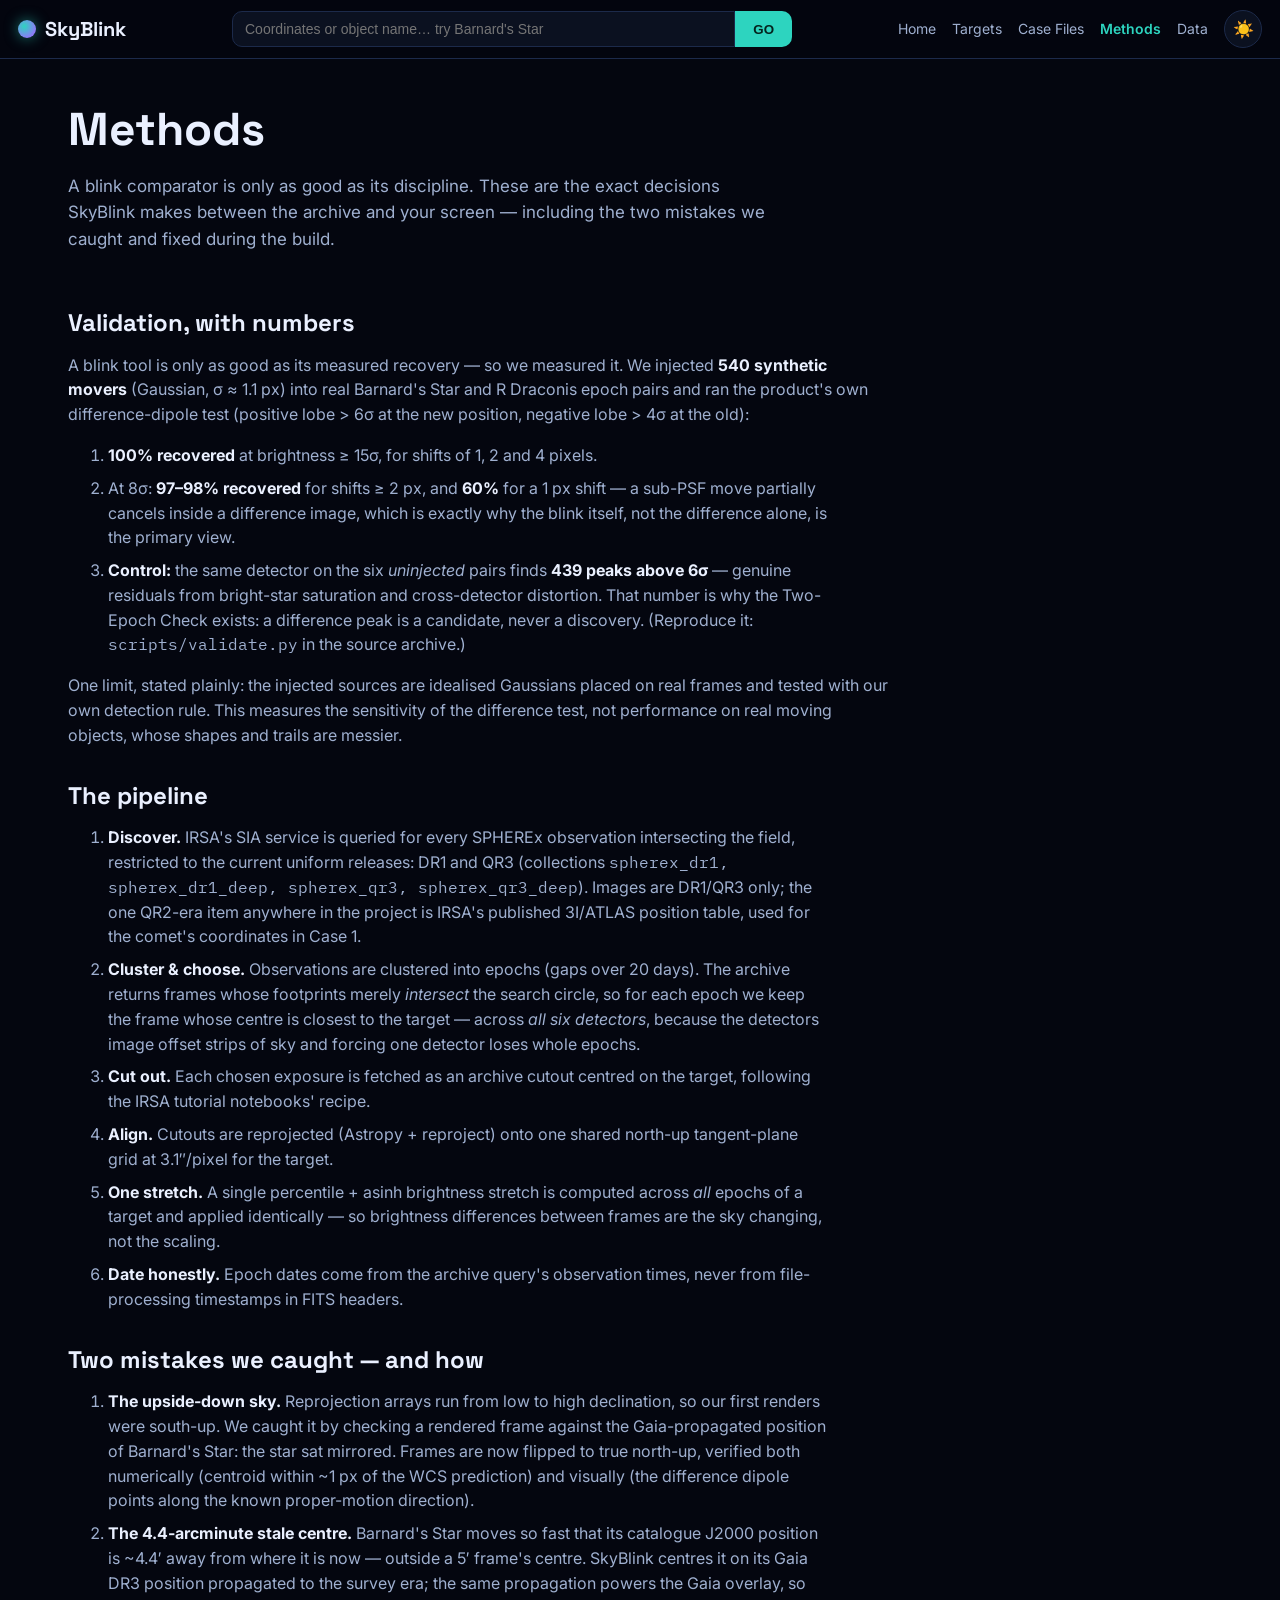
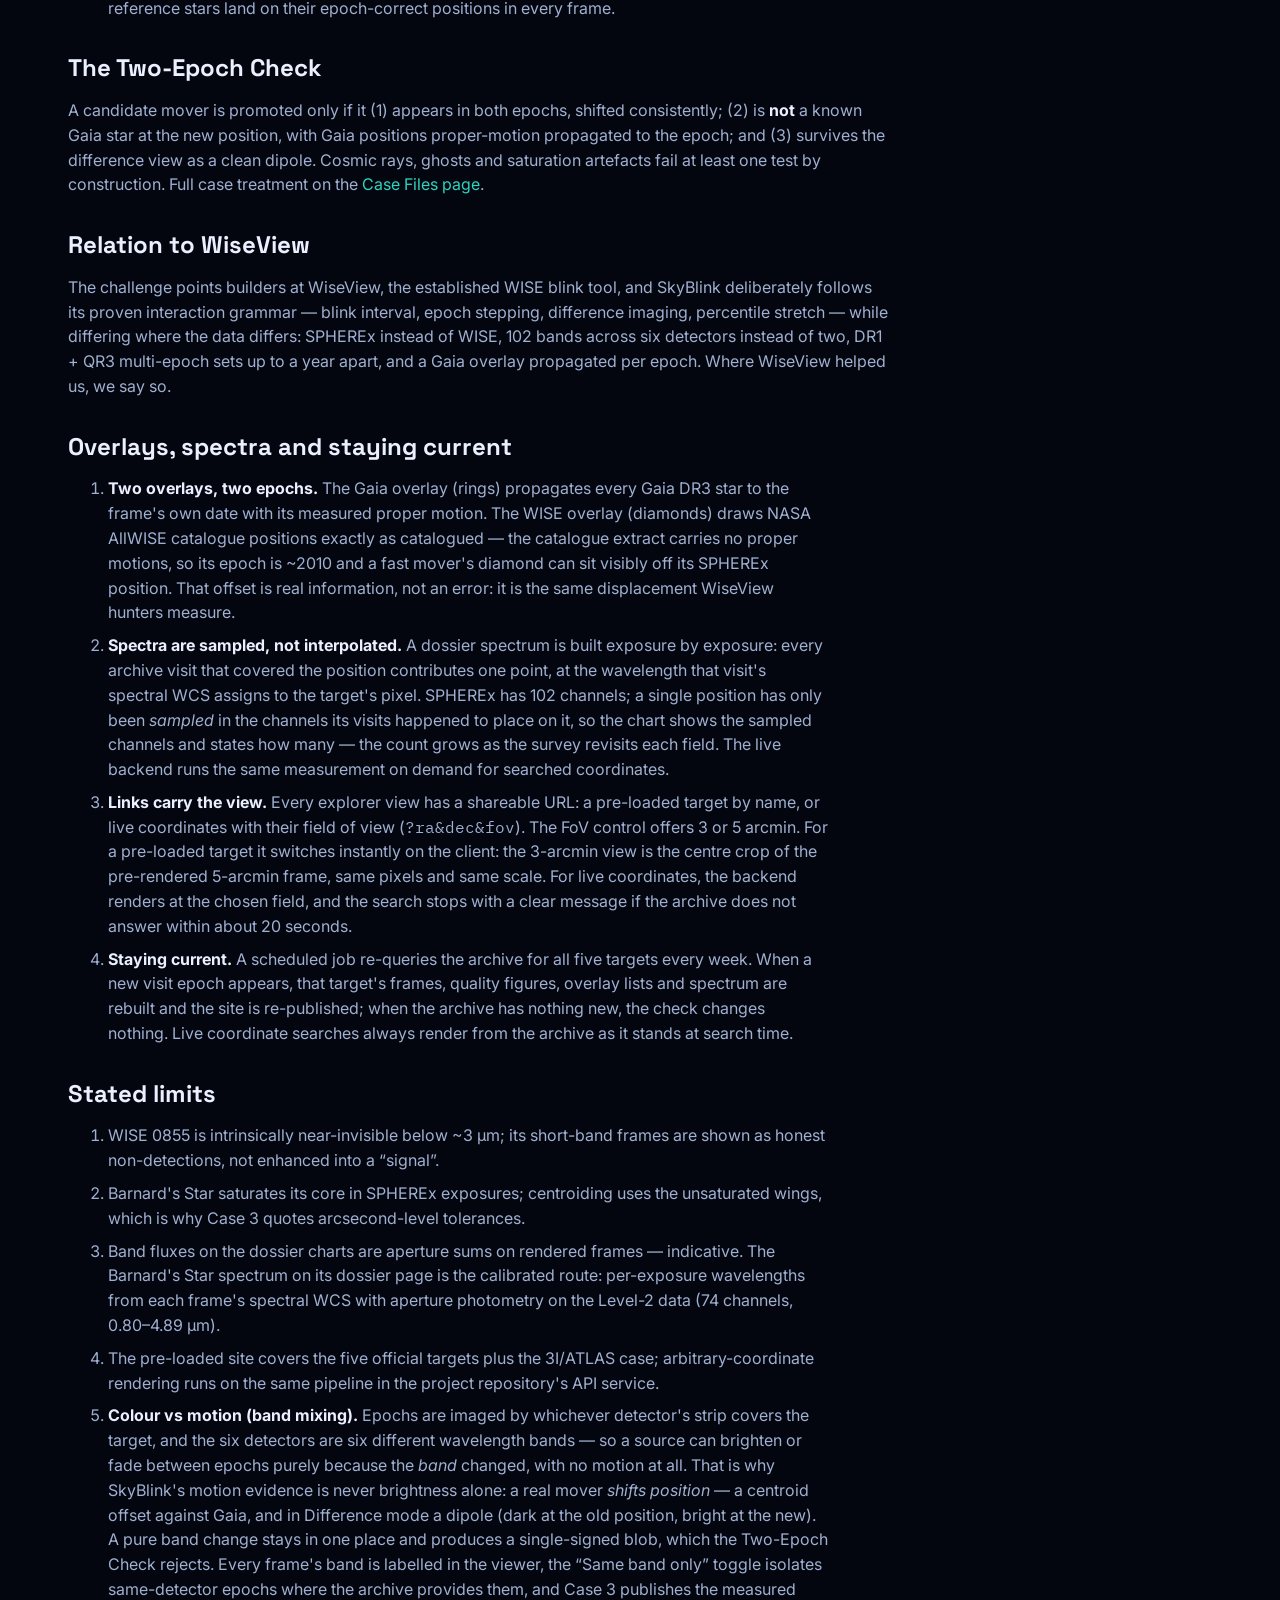
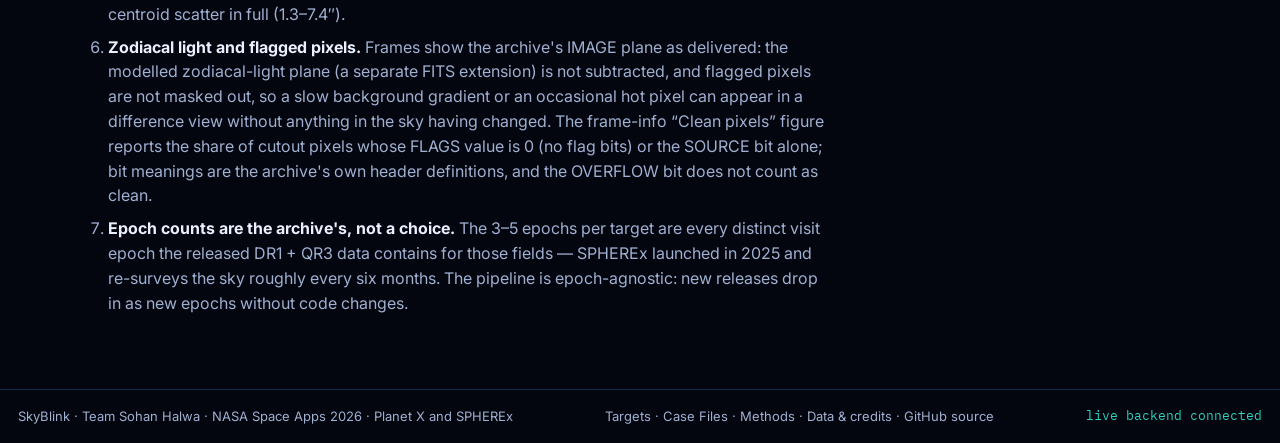
<file: methods.html>
<!DOCTYPE html>
<html lang="en">
<head>
<meta charset="utf-8">
<link rel="icon" href="data:image/svg+xml,%3Csvg xmlns='http://www.w3.org/2000/svg' viewBox='0 0 64 64'%3E%3Crect width='64' height='64' rx='14' fill='%2304090F'/%3E%3Cdefs%3E%3ClinearGradient id='g' x1='0' y1='0' x2='1' y2='1'%3E%3Cstop offset='0' stop-color='%232DD4BF'/%3E%3Cstop offset='1' stop-color='%238B7CF6'/%3E%3C/linearGradient%3E%3C/defs%3E%3Ccircle cx='32' cy='32' r='13' fill='url(%23g)'/%3E%3Ccircle cx='32' cy='32' r='21' fill='none' stroke='%23FFC857' stroke-width='2.5' stroke-dasharray='4 6'/%3E%3C/svg%3E">
<meta name="viewport" content="width=device-width, initial-scale=1">
<title>Methods — SkyBlink</title>
<meta property="og:type" content="website">
<meta property="og:site_name" content="SkyBlink">
<meta property="og:title" content="SkyBlink — watch the sky change in real NASA SPHEREx images">
<meta property="og:description" content="Blink real SPHEREx survey epochs (DR1 + QR3): moving objects jump, variable stars pulse. Five official test targets, Gaia overlays, case files — no simulated data.">
<meta property="og:url" content="https://daimx1214.github.io/skyblink/">
<meta name="twitter:card" content="summary">
<meta name="description" content="How SkyBlink turns SPHEREx archive exposures into honest blink comparisons: pipeline, the Two-Epoch Check, and stated limits.">
<link rel="preconnect" href="https://fonts.googleapis.com">
<link href="https://fonts.googleapis.com/css2?family=Space+Grotesk:wght@500;700&family=Inter:wght@400;500;600&family=IBM+Plex+Mono:wght@400;500&display=swap" rel="stylesheet">
<script>try{document.documentElement.dataset.theme=localStorage.getItem("skyblink-theme")||"dark"}catch(e){document.documentElement.dataset.theme="dark"}</script>
<link rel="stylesheet" href="style.css">
</head>
<body>
<header class="topbar">
  <a class="brand" href="index.html" aria-label="SkyBlink home">
    <span class="brand-mark" aria-hidden="true"></span>
    <span class="brand-name">SkyBlink</span>
  </a>
  <form id="search-form" class="search" role="search">
    <input id="search-input" type="text" autocomplete="off" spellcheck="false"
      placeholder="Coordinates or object name… try Barnard's Star" aria-label="Coordinates or object name">
    <button type="submit" class="go">GO</button>
  </form>
  <nav class="topnav">
    <a href="index.html">Home</a>
    <a href="targets.html">Targets</a>
    <a href="cases.html">Case Files</a>
    <a href="methods.html" class="active">Methods</a>
    <a href="data.html">Data</a>
  </nav>
  <button id="theme-btn" class="theme-btn" type="button" aria-label="Switch light / dark theme" title="Light / dark theme">☀️</button>
</header>

<main>
  <section class="page-hero">
    <h1>Methods</h1>
    <p class="lede">A blink comparator is only as good as its discipline. These are the exact
    decisions SkyBlink makes between the archive and your screen — including the two
    mistakes we caught and fixed during the build.</p>
  </section>

  <section class="panel-section">
    <h2>Validation, with numbers</h2>
    <p>A blink tool is only as good as its measured recovery — so we measured it. We injected
    <b>540 synthetic movers</b> (Gaussian, σ ≈ 1.1 px) into real Barnard's Star and R Draconis
    epoch pairs and ran the product's own difference-dipole test (positive lobe &gt; 6σ at the new
    position, negative lobe &gt; 4σ at the old):</p>
    <ol class="steps">
      <li><b>100% recovered</b> at brightness ≥ 15σ, for shifts of 1, 2 and 4 pixels.</li>
      <li>At 8σ: <b>97–98% recovered</b> for shifts ≥ 2 px, and <b>60%</b> for a 1 px shift — a
      sub-PSF move partially cancels inside a difference image, which is exactly why the blink
      itself, not the difference alone, is the primary view.</li>
      <li><b>Control:</b> the same detector on the six <i>uninjected</i> pairs finds <b>439 peaks
      above 6σ</b> — genuine residuals from bright-star saturation and cross-detector distortion.
      That number is why the Two-Epoch Check exists: a difference peak is a candidate, never a
      discovery. (Reproduce it: <span class="mono">scripts/validate.py</span> in the source archive.)</li>
    </ol>
    <p>One limit, stated plainly: the injected sources are idealised Gaussians placed on real
    frames and tested with our own detection rule. This measures the sensitivity of the
    difference test, not performance on real moving objects, whose shapes and trails are
    messier.</p>
  </section>
  <section class="panel-section">
    <h2>The pipeline</h2>
    <ol class="steps">
      <li><b>Discover.</b> IRSA's SIA service is queried for every SPHEREx observation intersecting the field, restricted to the current uniform releases: DR1 and QR3 (collections <span class="mono">spherex_dr1, spherex_dr1_deep, spherex_qr3, spherex_qr3_deep</span>). Images are DR1/QR3 only; the one QR2-era item anywhere in the project is IRSA's published 3I/ATLAS position table, used for the comet's coordinates in Case 1.</li>
      <li><b>Cluster &amp; choose.</b> Observations are clustered into epochs (gaps over 20 days). The archive returns frames whose footprints merely <i>intersect</i> the search circle, so for each epoch we keep the frame whose centre is closest to the target — across <i>all six detectors</i>, because the detectors image offset strips of sky and forcing one detector loses whole epochs.</li>
      <li><b>Cut out.</b> Each chosen exposure is fetched as an archive cutout centred on the target, following the IRSA tutorial notebooks' recipe.</li>
      <li><b>Align.</b> Cutouts are reprojected (Astropy + reproject) onto one shared north-up tangent-plane grid at 3.1″/pixel for the target.</li>
      <li><b>One stretch.</b> A single percentile + asinh brightness stretch is computed across <i>all</i> epochs of a target and applied identically — so brightness differences between frames are the sky changing, not the scaling.</li>
      <li><b>Date honestly.</b> Epoch dates come from the archive query's observation times, never from file-processing timestamps in FITS headers.</li>
    </ol>
  </section>

  <section class="panel-section">
    <h2>Two mistakes we caught — and how</h2>
    <ol class="steps">
      <li><b>The upside-down sky.</b> Reprojection arrays run from low to high declination, so our first renders were south-up. We caught it by checking a rendered frame against the Gaia-propagated position of Barnard's Star: the star sat mirrored. Frames are now flipped to true north-up, verified both numerically (centroid within ~1 px of the WCS prediction) and visually (the difference dipole points along the known proper-motion direction).</li>
      <li><b>The 4.4-arcminute stale centre.</b> Barnard's Star moves so fast that its catalogue J2000 position is ~4.4′ away from where it is now — outside a 5′ frame's centre. SkyBlink centres it on its Gaia DR3 position propagated to the survey era; the same propagation powers the Gaia overlay, so reference stars land on their epoch-correct positions in every frame.</li>
    </ol>
  </section>

  <section class="panel-section">
    <h2>The Two-Epoch Check</h2>
    <p>A candidate mover is promoted only if it (1) appears in both epochs, shifted
    consistently; (2) is <b>not</b> a known Gaia star at the new position, with Gaia
    positions proper-motion propagated to the epoch; and (3) survives the difference
    view as a clean dipole. Cosmic rays, ghosts and saturation artefacts fail at least
    one test by construction. Full case treatment on the
    <a href="cases.html">Case Files page</a>.</p>
  </section>

  <section class="panel-section">
    <h2>Relation to WiseView</h2>
    <p>The challenge points builders at WiseView, the established WISE blink tool, and
    SkyBlink deliberately follows its proven interaction grammar — blink interval,
    epoch stepping, difference imaging, percentile stretch — while differing where the
    data differs: SPHEREx instead of WISE, 102 bands across six detectors instead of
    two, DR1 + QR3 multi-epoch sets up to a year apart, and a Gaia overlay propagated
    per epoch. Where WiseView helped us, we say so.</p>
  </section>


  <section class="panel-section">
    <h2>Overlays, spectra and staying current</h2>
    <ol class="steps">
      <li><b>Two overlays, two epochs.</b> The Gaia overlay (rings) propagates every Gaia DR3 star to the frame's own date with its measured proper motion. The WISE overlay (diamonds) draws NASA AllWISE catalogue positions exactly as catalogued — the catalogue extract carries no proper motions, so its epoch is ~2010 and a fast mover's diamond can sit visibly off its SPHEREx position. That offset is real information, not an error: it is the same displacement WiseView hunters measure.</li>
      <li><b>Spectra are sampled, not interpolated.</b> A dossier spectrum is built exposure by exposure: every archive visit that covered the position contributes one point, at the wavelength that visit's spectral WCS assigns to the target's pixel. SPHEREx has 102 channels; a single position has only been <i>sampled</i> in the channels its visits happened to place on it, so the chart shows the sampled channels and states how many — the count grows as the survey revisits each field. The live backend runs the same measurement on demand for searched coordinates.</li>
      <li><b>Links carry the view.</b> Every explorer view has a shareable URL: a pre-loaded target by name, or live coordinates with their field of view (<span class="mono">?ra&amp;dec&amp;fov</span>). The FoV control offers 3 or 5 arcmin. For a pre-loaded target it switches instantly on the client: the 3-arcmin view is the centre crop of the pre-rendered 5-arcmin frame, same pixels and same scale. For live coordinates, the backend renders at the chosen field, and the search stops with a clear message if the archive does not answer within about 20 seconds.</li>
      <li><b>Staying current.</b> A scheduled job re-queries the archive for all five targets every week. When a new visit epoch appears, that target's frames, quality figures, overlay lists and spectrum are rebuilt and the site is re-published; when the archive has nothing new, the check changes nothing. Live coordinate searches always render from the archive as it stands at search time.</li>
    </ol>
  </section>

  <section class="panel-section">
    <h2>Stated limits</h2>
    <ol class="steps">
      <li>WISE 0855 is intrinsically near-invisible below ~3 µm; its short-band frames are shown as honest non-detections, not enhanced into a “signal”.</li>
      <li>Barnard's Star saturates its core in SPHEREx exposures; centroiding uses the unsaturated wings, which is why Case 3 quotes arcsecond-level tolerances.</li>
      <li>Band fluxes on the dossier charts are aperture sums on rendered frames — indicative. The Barnard's Star spectrum on its dossier page is the calibrated route: per-exposure wavelengths from each frame's spectral WCS with aperture photometry on the Level-2 data (74 channels, 0.80–4.89 µm).</li>
      <li>The pre-loaded site covers the five official targets plus the 3I/ATLAS case; arbitrary-coordinate rendering runs on the same pipeline in the project repository's API service.</li>
      <li><b>Colour vs motion (band mixing).</b> Epochs are imaged by whichever detector's strip covers the target, and the six detectors are six different wavelength bands — so a source can brighten or fade between epochs purely because the <i>band</i> changed, with no motion at all. That is why SkyBlink's motion evidence is never brightness alone: a real mover <i>shifts position</i> — a centroid offset against Gaia, and in Difference mode a dipole (dark at the old position, bright at the new). A pure band change stays in one place and produces a single-signed blob, which the Two-Epoch Check rejects. Every frame's band is labelled in the viewer, the “Same band only” toggle isolates same-detector epochs where the archive provides them, and Case 3 publishes the measured centroid scatter in full (1.3–7.4″).</li>
      <li><b>Zodiacal light and flagged pixels.</b> Frames show the archive's IMAGE plane as delivered: the modelled zodiacal-light plane (a separate FITS extension) is not subtracted, and flagged pixels are not masked out, so a slow background gradient or an occasional hot pixel can appear in a difference view without anything in the sky having changed. The frame-info “Clean pixels” figure reports the share of cutout pixels whose FLAGS value is 0 (no flag bits) or the SOURCE bit alone; bit meanings are the archive's own header definitions, and the OVERFLOW bit does not count as clean.</li>
      <li><b>Epoch counts are the archive's, not a choice.</b> The 3–5 epochs per target are every distinct visit epoch the released DR1 + QR3 data contains for those fields — SPHEREx launched in 2025 and re-surveys the sky roughly every six months. The pipeline is epoch-agnostic: new releases drop in as new epochs without code changes.</li>
    </ol>
  </section>
</main>

<footer class="foot">
  <span>SkyBlink · Team Sohan Halwa · NASA Space Apps 2026 · Planet X and SPHEREx</span>
  <span class="foot-links"><a href="targets.html">Targets</a> · <a href="cases.html">Case Files</a> · <a href="methods.html">Methods</a> · <a href="data.html">Data &amp; credits</a> · <a href="https://github.com/Daimx1214/skyblink" target="_blank" rel="noopener">GitHub source</a></span>
  <span class="mono" id="foot-status">static cache mode</span>
</footer>

<script src="cache-data.js"></script>
<script>window.SKYBLINK_API="https://skyblink-lyart.vercel.app";</script>
<script src="app.js"></script>
</body>
</html>
</file>
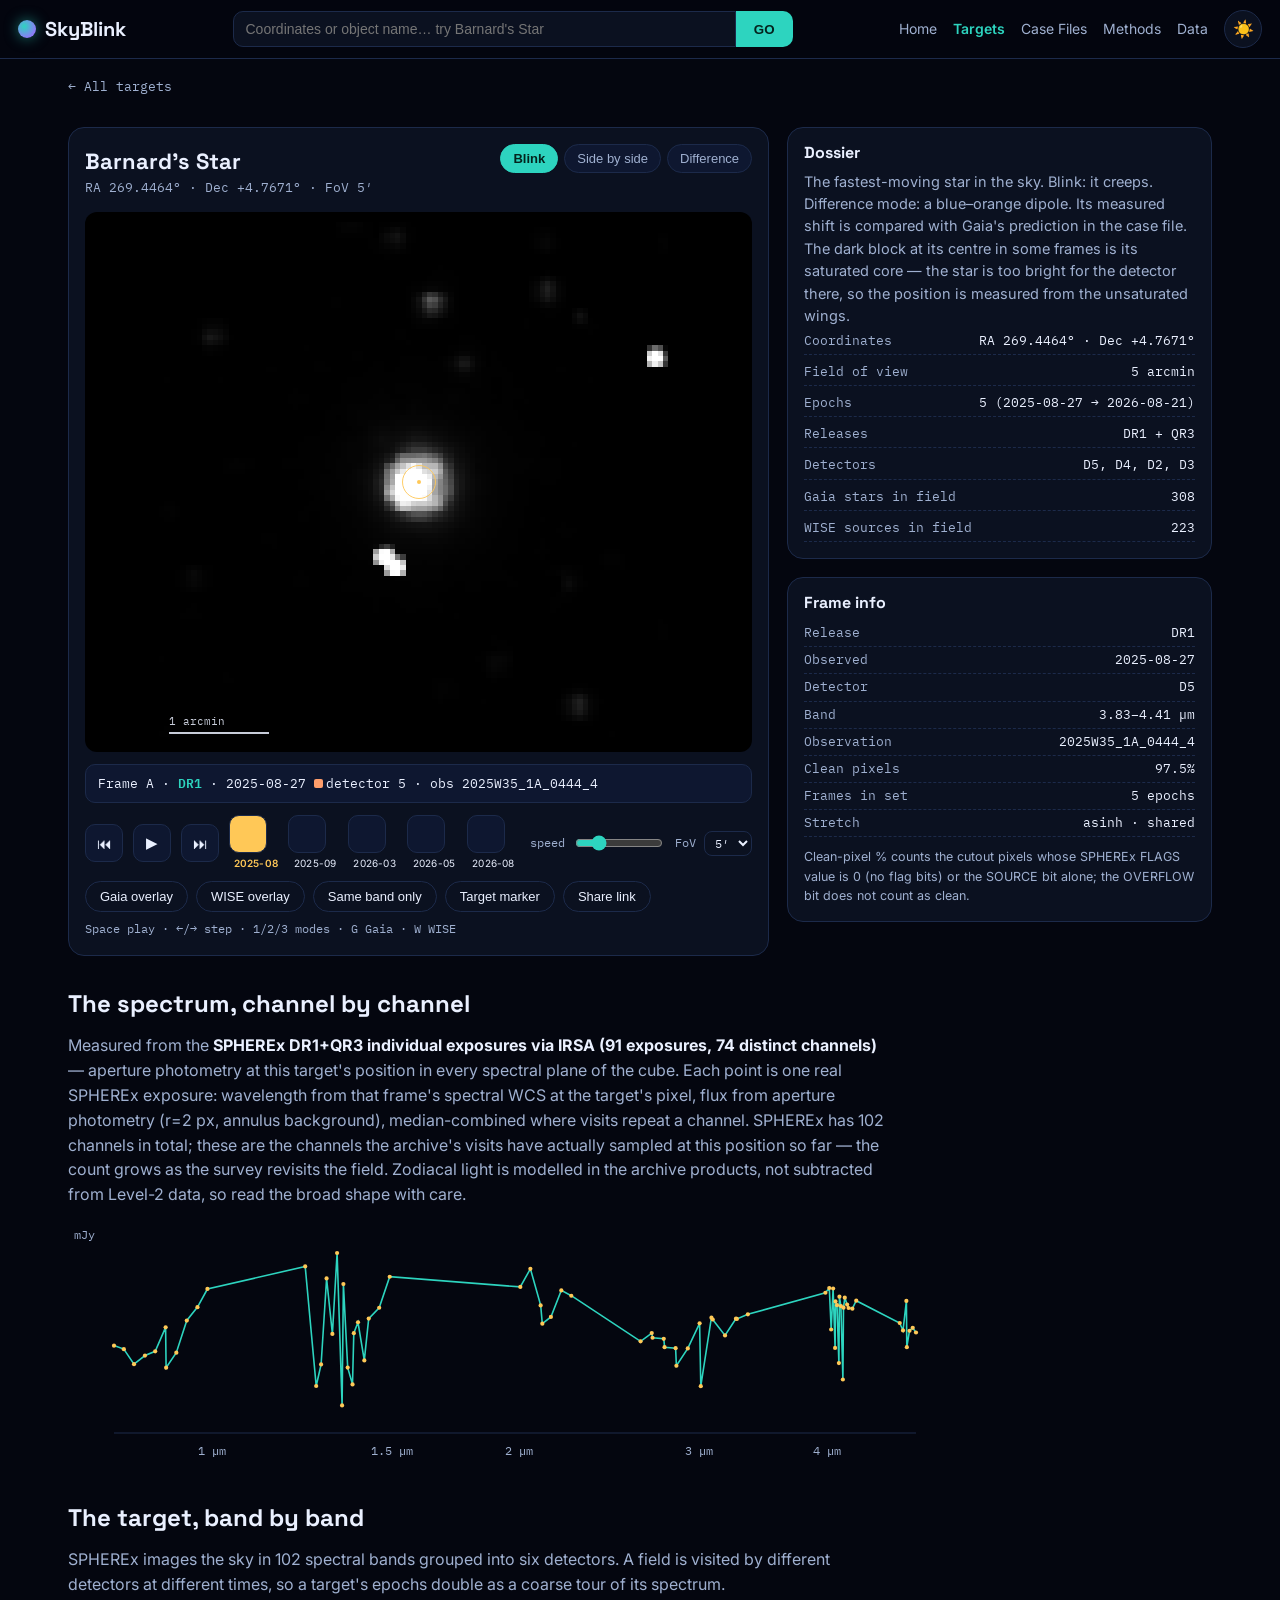
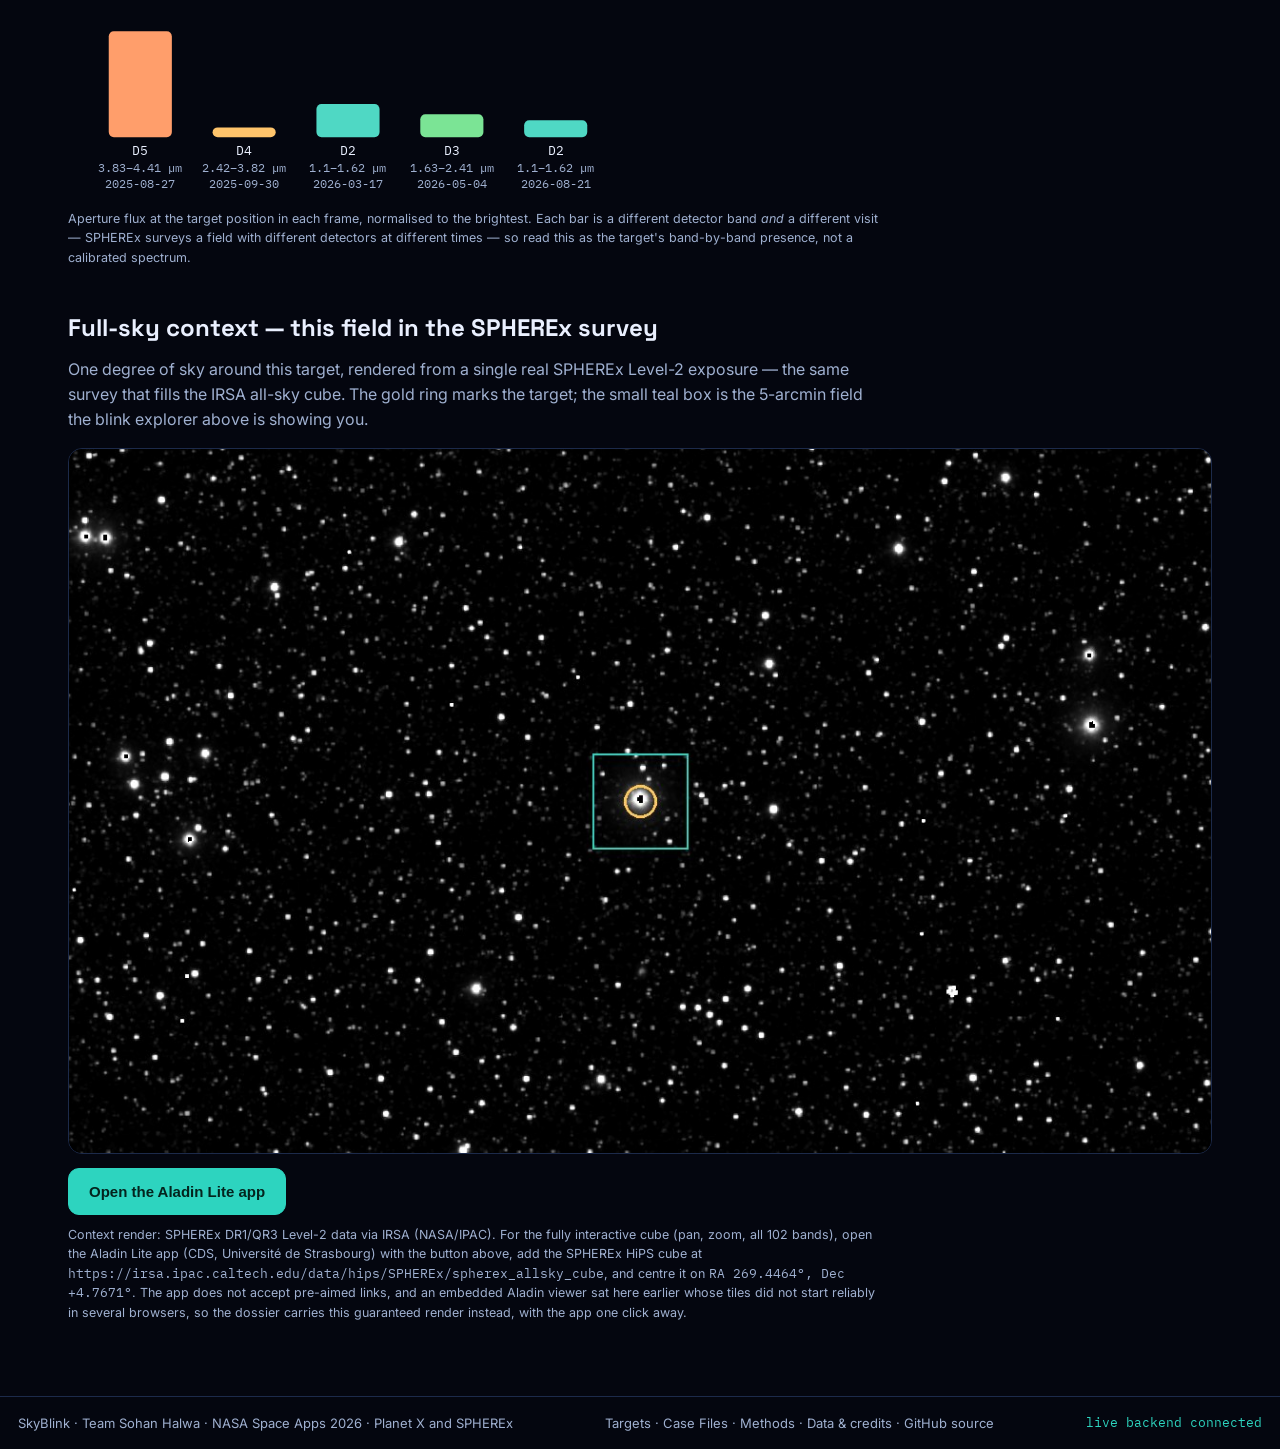
<file: target.html>
<!DOCTYPE html>
<html lang="en">
<head>
<meta charset="utf-8">
<link rel="icon" href="data:image/svg+xml,%3Csvg xmlns='http://www.w3.org/2000/svg' viewBox='0 0 64 64'%3E%3Crect width='64' height='64' rx='14' fill='%2304090F'/%3E%3Cdefs%3E%3ClinearGradient id='g' x1='0' y1='0' x2='1' y2='1'%3E%3Cstop offset='0' stop-color='%232DD4BF'/%3E%3Cstop offset='1' stop-color='%238B7CF6'/%3E%3C/linearGradient%3E%3C/defs%3E%3Ccircle cx='32' cy='32' r='13' fill='url(%23g)'/%3E%3Ccircle cx='32' cy='32' r='21' fill='none' stroke='%23FFC857' stroke-width='2.5' stroke-dasharray='4 6'/%3E%3C/svg%3E">
<meta name="viewport" content="width=device-width, initial-scale=1">
<title>Target — SkyBlink</title>
<meta property="og:type" content="website">
<meta property="og:site_name" content="SkyBlink">
<meta property="og:title" content="SkyBlink — watch the sky change in real NASA SPHEREx images">
<meta property="og:description" content="Blink real SPHEREx survey epochs (DR1 + QR3): moving objects jump, variable stars pulse. Five official test targets, Gaia overlays, case files — no simulated data.">
<meta property="og:url" content="https://daimx1214.github.io/skyblink/">
<meta name="twitter:card" content="summary">
<meta name="description" content="Target dossier: blink real SPHEREx epochs, chart the detector bands, overlay ESA Gaia stars, and view the field in the SPHEREx all-sky cube.">
<link rel="preconnect" href="https://fonts.googleapis.com">
<link href="https://fonts.googleapis.com/css2?family=Space+Grotesk:wght@500;700&family=Inter:wght@400;500;600&family=IBM+Plex+Mono:wght@400;500&display=swap" rel="stylesheet">
<script>try{document.documentElement.dataset.theme=localStorage.getItem("skyblink-theme")||"dark"}catch(e){document.documentElement.dataset.theme="dark"}</script>
<link rel="stylesheet" href="style.css">

</head>
<body>
<header class="topbar">
  <a class="brand" href="index.html" aria-label="SkyBlink home">
    <span class="brand-mark" aria-hidden="true"></span>
    <span class="brand-name">SkyBlink</span>
  </a>
  <form id="search-form" class="search" role="search">
    <input id="search-input" type="text" autocomplete="off" spellcheck="false"
      placeholder="Coordinates or object name… try Barnard's Star" aria-label="Coordinates or object name">
    <button type="submit" class="go">GO</button>
  </form>
  <nav class="topnav">
    <a href="index.html">Home</a>
    <a href="targets.html" class="active">Targets</a>
    <a href="cases.html">Case Files</a>
    <a href="methods.html">Methods</a>
    <a href="data.html">Data</a>
  </nav>
  <button id="theme-btn" class="theme-btn" type="button" aria-label="Switch light / dark theme" title="Light / dark theme">☀️</button>
</header>

<main>
  <p class="crumbs mono"><a href="targets.html">← All targets</a></p>

  <section class="explorer" id="explorer" aria-label="Blink explorer">
    <div class="viewer-card">
      <div class="viewer-head">
        <div>
          <div class="viewer-title" id="viewer-title">Loading…</div>
          <div class="viewer-sub mono" id="viewer-sub"></div>
        </div>
        <div class="mode-tabs" role="tablist" aria-label="View mode">
          <button data-mode="blink" class="active">Blink</button>
          <button data-mode="side">Side by side</button>
          <button data-mode="diff">Difference</button>
        </div>
      </div>

      <div class="stage" id="stage">
        <div class="frame-wrap" id="frame-wrap">
          <img id="frame-a" alt="Earlier epoch image">
          <img id="frame-b" alt="Later epoch image" class="hidden">
          <canvas id="diff-canvas" class="hidden"></canvas>
          <canvas id="gaia-canvas" class="hidden" aria-hidden="true"></canvas>
          <div class="crosshair" aria-hidden="true"></div>
          <div id="target-ring" class="target-ring" hidden aria-hidden="true"></div>
          <div class="scalebar mono" aria-hidden="true">1 arcmin</div>
        </div>
        <div class="side-pair hidden" id="side-pair">
          <figure><img id="side-a" alt="Earlier epoch"><figcaption class="mono" id="side-a-cap"></figcaption></figure>
          <figure><img id="side-b" alt="Later epoch"><figcaption class="mono" id="side-b-cap"></figcaption></figure>
        </div>
      </div>

      <div class="legend mono" id="legend">Loading frames…</div>

      <div class="transport">
        <button id="btn-prev" aria-label="Previous epoch">⏮</button>
        <button id="btn-play" aria-label="Play or pause blink">▶</button>
        <button id="btn-next" aria-label="Next epoch">⏭</button>
        <div class="timeline" id="timeline" aria-label="Epoch timeline"></div>
        <label class="fps mono">speed
          <input id="fps" type="range" min="1" max="10" value="3">
        </label>
        <label class="fps mono">FoV
          <select id="fov-select" class="mono" title="Field of view for live backend renders">
            <option value="3">3&prime;</option>
            <option value="5" selected>5&prime;</option>
          </select>
        </label>
      </div>
      <div class="viewer-actions">
        <button id="btn-gaia" class="pill-btn" type="button" title="Show ESA Gaia DR3 stars, proper-motion propagated to this epoch">Gaia overlay</button>
        <button id="btn-wise" class="pill-btn" type="button" title="Show NASA WISE (AllWISE) catalogue sources in this field — diamonds, positions as catalogued (epoch ~2010)">WISE overlay</button>
        <button id="btn-band" class="pill-btn" type="button" title="Blink only the frames taken with the same detector — the same wavelength band">Same band only</button>
        <button id="btn-ring" class="pill-btn" type="button" title="Gold ring at the frame centre, where the target sits. On by default for the two faintest targets">Target marker</button>
        <button id="btn-share" class="pill-btn" type="button" title="Copy a link to this exact view">Share link</button>
        <span class="keys-hint">Space play · ←/→ step · 1/2/3 modes · G Gaia · W WISE</span>
      </div>
    </div>

    <aside class="inspector">
      <div class="insp-card">
        <h3>Dossier</h3>
        <div id="target-story">—</div>
      </div>
      <div class="insp-card">
        <h3>Frame info</h3>
        <dl class="mono" id="frame-info"></dl>
        <p class="fineprint">Clean-pixel % counts the cutout pixels whose SPHEREx FLAGS
        value is 0 (no flag bits) or the SOURCE bit alone; the OVERFLOW bit does not
        count as clean.</p>
      </div>
    </aside>
  </section>

  <section class="panel-section" id="spectrum-section" hidden>
    <h2>The spectrum, channel by channel</h2>
    <p id="spectrum-note"></p>
    <div id="spectrum-chart" class="band-chart"></div>
  </section>

  <section class="panel-section">
    <h2>The target, band by band</h2>
    <p class="section-sub">SPHEREx images the sky in 102 spectral bands grouped into six
    detectors. A field is visited by different detectors at different times, so a target's
    epochs double as a coarse tour of its spectrum.</p>
    <div id="band-chart" class="band-chart"></div>
    <p id="look-for" class="hidden"></p>
  </section>

  <section class="panel-section">
    <h2>Full-sky context — this field in the SPHEREx survey</h2>
    <p class="section-sub">One degree of sky around this target, rendered from a single real
    SPHEREx Level-2 exposure — the same survey that fills the IRSA all-sky cube.
    The gold ring marks the target; the small teal box is the 5-arcmin field the
    blink explorer above is showing you.</p>
    <div class="context-wrap"><img id="context-img" alt="One-degree-wide SPHEREx context field around this target, rendered from a real Level-2 exposure"></div>
    <p style="margin:14px 0 4px"><a id="aladin-link" class="btn" href="https://aladin.cds.unistra.fr/AladinLite/" target="_blank" rel="noopener">Open the Aladin Lite app</a></p>
    <p class="fineprint">Context render: SPHEREx DR1/QR3 Level-2 data via IRSA (NASA/IPAC).
    For the fully interactive cube (pan, zoom, all 102 bands), open the Aladin Lite app
    (CDS, Université de Strasbourg) with the button above, add the SPHEREx HiPS cube at
    <span class="mono">https://irsa.ipac.caltech.edu/data/hips/SPHEREx/spherex_allsky_cube</span>,
    and centre it on <span id="aladin-coords" class="mono">this target</span>. The app does
    not accept pre-aimed links, and an embedded Aladin viewer sat here earlier whose tiles
    did not start reliably in several browsers, so the dossier carries this guaranteed
    render instead, with the app one click away.</p>
  </section>
</main>

<footer class="foot">
  <span>SkyBlink · Team Sohan Halwa · NASA Space Apps 2026 · Planet X and SPHEREx</span>
  <span class="foot-links"><a href="targets.html">Targets</a> · <a href="cases.html">Case Files</a> · <a href="methods.html">Methods</a> · <a href="data.html">Data &amp; credits</a> · <a href="https://github.com/Daimx1214/skyblink" target="_blank" rel="noopener">GitHub source</a></span>
  <span class="mono" id="foot-status">static cache mode</span>
</footer>

<script src="cache-data.js"></script>
<script>window.SKYBLINK_API="https://skyblink-lyart.vercel.app";</script>
<script src="app.js"></script>
<script>
  (function () {
    const slug = new URLSearchParams(location.search).get("t") || "barnards-star";
    const img = document.getElementById("context-img");
    if (img) img.src = "cache/" + slug + "/context.jpg";
    const COORDS = {
      "barnards-star": [269.4464, 4.7671],
      "epsilon-indi-b": [331.0438, -56.7828],
      "wise-0855": [133.7951, -7.2451],
      "rw-aurigae": [76.9565, 30.4014],
      "r-draconis": [248.1675, 66.7550],
    };
    const coordsEl = document.getElementById("aladin-coords");
    const c = COORDS[slug];
    if (coordsEl && c) {
      coordsEl.textContent = "RA " + c[0].toFixed(4) + "°, Dec " +
        (c[1] >= 0 ? "+" : "") + c[1].toFixed(4) + "°";
    }
  })();
</script>
</body>
</html>
</file>
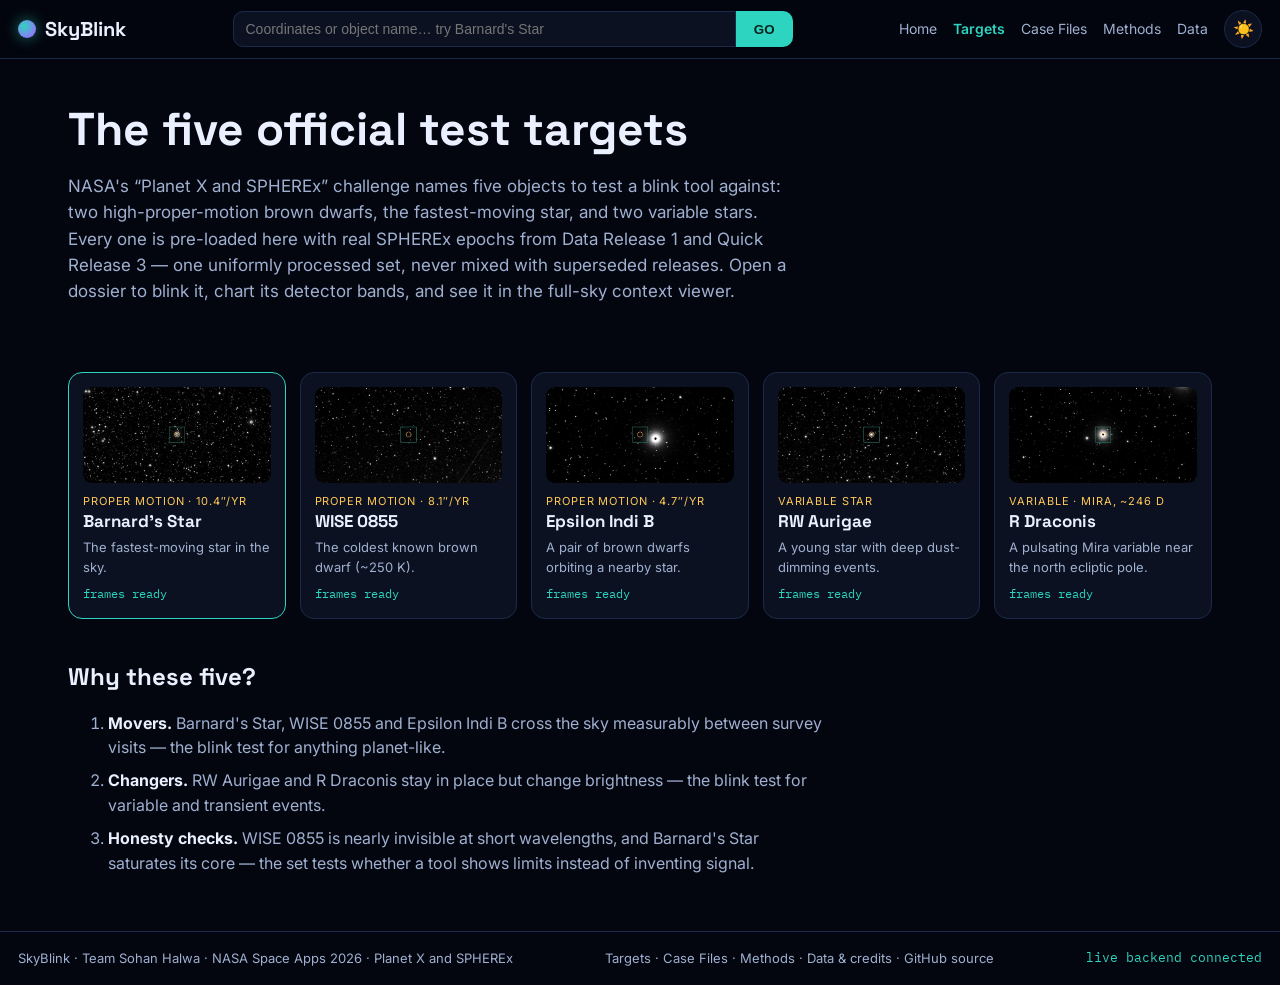
<file: targets.html>
<!DOCTYPE html>
<html lang="en">
<head>
<meta charset="utf-8">
<link rel="icon" href="data:image/svg+xml,%3Csvg xmlns='http://www.w3.org/2000/svg' viewBox='0 0 64 64'%3E%3Crect width='64' height='64' rx='14' fill='%2304090F'/%3E%3Cdefs%3E%3ClinearGradient id='g' x1='0' y1='0' x2='1' y2='1'%3E%3Cstop offset='0' stop-color='%232DD4BF'/%3E%3Cstop offset='1' stop-color='%238B7CF6'/%3E%3C/linearGradient%3E%3C/defs%3E%3Ccircle cx='32' cy='32' r='13' fill='url(%23g)'/%3E%3Ccircle cx='32' cy='32' r='21' fill='none' stroke='%23FFC857' stroke-width='2.5' stroke-dasharray='4 6'/%3E%3C/svg%3E">
<meta name="viewport" content="width=device-width, initial-scale=1">
<title>Targets — SkyBlink</title>
<meta property="og:type" content="website">
<meta property="og:site_name" content="SkyBlink">
<meta property="og:title" content="SkyBlink — watch the sky change in real NASA SPHEREx images">
<meta property="og:description" content="Blink real SPHEREx survey epochs (DR1 + QR3): moving objects jump, variable stars pulse. Five official test targets, Gaia overlays, case files — no simulated data.">
<meta property="og:url" content="https://daimx1214.github.io/skyblink/">
<meta name="twitter:card" content="summary">
<meta name="description" content="The five official NASA Space Apps test targets for the Planet X and SPHEREx challenge, pre-loaded with real DR1 + QR3 epochs.">
<link rel="preconnect" href="https://fonts.googleapis.com">
<link href="https://fonts.googleapis.com/css2?family=Space+Grotesk:wght@500;700&family=Inter:wght@400;500;600&family=IBM+Plex+Mono:wght@400;500&display=swap" rel="stylesheet">
<script>try{document.documentElement.dataset.theme=localStorage.getItem("skyblink-theme")||"dark"}catch(e){document.documentElement.dataset.theme="dark"}</script>
<link rel="stylesheet" href="style.css">
</head>
<body>
<header class="topbar">
  <a class="brand" href="index.html" aria-label="SkyBlink home">
    <span class="brand-mark" aria-hidden="true"></span>
    <span class="brand-name">SkyBlink</span>
  </a>
  <form id="search-form" class="search" role="search">
    <input id="search-input" type="text" autocomplete="off" spellcheck="false"
      placeholder="Coordinates or object name… try Barnard's Star" aria-label="Coordinates or object name">
    <button type="submit" class="go">GO</button>
  </form>
  <nav class="topnav">
    <a href="index.html">Home</a>
    <a href="targets.html" class="active">Targets</a>
    <a href="cases.html">Case Files</a>
    <a href="methods.html">Methods</a>
    <a href="data.html">Data</a>
  </nav>
  <button id="theme-btn" class="theme-btn" type="button" aria-label="Switch light / dark theme" title="Light / dark theme">☀️</button>
</header>

<main>
  <section class="page-hero">
    <h1>The five official test targets</h1>
    <p class="lede">NASA's “Planet X and SPHEREx” challenge names five objects to test a blink
    tool against: two high-proper-motion brown dwarfs, the fastest-moving star, and two
    variable stars. Every one is pre-loaded here with real SPHEREx epochs from Data
    Release 1 and Quick Release 3 — one uniformly processed set, never mixed with
    superseded releases. Open a dossier to blink it, chart its detector bands, and see
    it in the full-sky context viewer.</p>
  </section>

  <section class="targets">
    <div class="target-grid" id="target-grid"></div>
  </section>

  <section class="how">
    <h2>Why these five?</h2>
    <ol class="steps">
      <li><b>Movers.</b> Barnard's Star, WISE 0855 and Epsilon Indi B cross the sky measurably between survey visits — the blink test for anything planet-like.</li>
      <li><b>Changers.</b> RW Aurigae and R Draconis stay in place but change brightness — the blink test for variable and transient events.</li>
      <li><b>Honesty checks.</b> WISE 0855 is nearly invisible at short wavelengths, and Barnard's Star saturates its core — the set tests whether a tool shows limits instead of inventing signal.</li>
    </ol>
  </section>
</main>

<footer class="foot">
  <span>SkyBlink · Team Sohan Halwa · NASA Space Apps 2026 · Planet X and SPHEREx</span>
  <span class="foot-links"><a href="targets.html">Targets</a> · <a href="cases.html">Case Files</a> · <a href="methods.html">Methods</a> · <a href="data.html">Data &amp; credits</a> · <a href="https://github.com/Daimx1214/skyblink" target="_blank" rel="noopener">GitHub source</a></span>
  <span class="mono" id="foot-status">static cache mode</span>
</footer>

<script src="cache-data.js"></script>
<script>window.SKYBLINK_API="https://skyblink-lyart.vercel.app";</script>
<script src="app.js"></script>
</body>
</html>
</file>
<file: style.css>
/* SkyBlink design system (Master Plan v2, Section 11) */
:root{
  --void:#04060F; --panel:#0B1120; --panel2:#0E1730;
  --teal:#2DD4BF; --violet:#8B7CF6; --amber:#FFC857;
  --star:#EAF0FF; --mist:#9FB0D0; --line:#1C2A4A;
  --topbar:rgba(4,6,15,.88);
  --d1:#6FA8FF; --d2:#4FD8C4; --d3:#7BE495; --d4:#FFC46B; --d5:#FF9E6B; --d6:#FF7BAC;
}
[data-theme="light"]{
  --void:#EDF0F7; --panel:#FFFFFF; --panel2:#E4EAF4;
  --teal:#0D9488; --violet:#6D5DF0; --amber:#B97E0B;
  --star:#0D1526; --mist:#45587A; --line:#C3D0E4;
  --topbar:rgba(255,255,255,.9);
}
*{box-sizing:border-box}
html{scroll-behavior:smooth}
body{margin:0;background:var(--void);color:var(--star);
  font-family:Inter,system-ui,sans-serif;line-height:1.55;
  transition:background .3s ease,color .3s ease}
.mono{font-family:"IBM Plex Mono",ui-monospace,monospace}
a{color:var(--teal);text-decoration:none}
h1,h2,h3{font-family:"Space Grotesk",Inter,sans-serif;line-height:1.15}

.topbar{position:sticky;top:0;z-index:20;display:flex;gap:16px;align-items:center;
  padding:10px 18px;background:var(--topbar);backdrop-filter:blur(10px);
  border-bottom:1px solid var(--line)}
.brand{display:flex;align-items:center;gap:9px;color:var(--star);font-family:"Space Grotesk";font-weight:700;font-size:20px}
.brand-mark{width:18px;height:18px;border-radius:50%;
  background:radial-gradient(circle at 35% 35%,var(--teal),var(--violet) 70%);
  box-shadow:0 0 14px rgba(45,212,191,.55);animation:pulse 2.6s infinite}
@keyframes pulse{0%,100%{opacity:1}50%{opacity:.45}}
.search{flex:1;display:flex;max-width:560px;margin:0 auto;min-width:0}
.search input{flex:1;min-width:0;background:var(--panel);border:1px solid var(--line);color:var(--star);
  border-radius:10px 0 0 10px;padding:9px 12px;font-size:14px;outline:none}
.search input:focus{border-color:var(--teal)}
.search .go{background:var(--teal);color:#04241E;border:0;font-weight:700;
  border-radius:0 10px 10px 0;padding:0 18px;cursor:pointer}
.topnav{display:flex;gap:16px;font-size:14px}
.theme-btn{flex:none;width:38px;height:38px;border-radius:50%;border:1px solid var(--line);
  background:var(--panel);color:var(--star);font-size:17px;cursor:pointer;line-height:1;
  display:flex;align-items:center;justify-content:center;transition:border-color .2s,transform .2s}
.theme-btn:hover{border-color:var(--teal);transform:scale(1.06)}
.topnav a{color:var(--mist)} .topnav a:hover{color:var(--star)}

main{max-width:1180px;margin:0 auto;padding:0 18px 40px}
.hero{padding:52px 0 10px;text-align:left}
.hero h1{font-size:clamp(34px,5.4vw,58px);margin:0 0 14px}
.grad{background:linear-gradient(90deg,var(--teal),var(--violet));
  -webkit-background-clip:text;background-clip:text;color:transparent}
.lede{max-width:720px;color:var(--mist);font-size:17px}
.hero-stats{display:flex;gap:22px;flex-wrap:wrap;margin-top:18px;color:var(--mist);font-size:14px}
.hero-stats b{color:var(--amber);font-size:18px}

.explorer{display:grid;grid-template-columns:1.65fr 1fr;gap:18px;margin:30px 0 8px}
.viewer-card,.insp-card{background:var(--panel);border:1px solid var(--line);border-radius:16px;padding:16px}
.viewer-head{display:flex;justify-content:space-between;gap:12px;flex-wrap:wrap;align-items:start}
.viewer-title{font-family:"Space Grotesk";font-weight:700;font-size:22px}
.viewer-sub{color:var(--mist);font-size:12.5px}
.mode-tabs{display:flex;gap:6px}
.mode-tabs button{background:var(--panel2);color:var(--mist);border:1px solid var(--line);
  border-radius:999px;padding:6px 12px;cursor:pointer;font-size:13px}
.mode-tabs button.active{color:#04241E;background:var(--teal);border-color:var(--teal);font-weight:600}

.stage{margin-top:14px;background:#000;border-radius:12px;display:flex;justify-content:center;padding:10px}
.frame-wrap{position:relative;width:min(520px,100%);aspect-ratio:1;overflow:hidden}
.frame-wrap img,.frame-wrap canvas{position:absolute;inset:0;width:100%;height:100%;image-rendering:pixelated;
  image-rendering:pixelated;border-radius:6px}
.hidden{display:none!important}
.crosshair{position:absolute;left:50%;top:50%;width:34px;height:34px;transform:translate(-50%,-50%);
  border:1.5px solid rgba(255,200,87,.9);border-radius:50%;pointer-events:none}
.crosshair::after{content:"";position:absolute;left:50%;top:50%;width:4px;height:4px;
  background:var(--amber);border-radius:50%;transform:translate(-50%,-50%)}
.scalebar{position:absolute;left:10px;bottom:8px;color:#EAF0FF;font-size:11px;
  border-bottom:2px solid #EAF0FF;width:19.35%;padding-bottom:2px;opacity:.85}
.side-pair{display:flex;gap:10px;width:100%}
.side-pair figure{flex:1;margin:0;overflow:hidden}
.side-pair img{width:100%;image-rendering:pixelated;border-radius:6px}
.side-pair figcaption{color:var(--mist);font-size:11.5px;margin-top:5px;text-align:center}

.legend{margin-top:12px;font-size:13px;color:var(--star);background:var(--panel2);
  border:1px solid var(--line);border-radius:10px;padding:8px 12px}
.legend .rel{font-weight:600}
.rel-DR1{color:var(--teal)} .rel-QR3{color:var(--violet)}
.det{display:inline-block;width:9px;height:9px;border-radius:2px;margin:0 3px 0 8px;vertical-align:baseline}
.det-1{background:var(--d1)}.det-2{background:var(--d2)}.det-3{background:var(--d3)}
.det-4{background:var(--d4)}.det-5{background:var(--d5)}.det-6{background:var(--d6)}

.transport{display:flex;align-items:center;gap:10px;margin-top:12px;flex-wrap:wrap}
.transport button{background:var(--panel2);color:var(--star);border:1px solid var(--line);
  width:38px;height:38px;border-radius:10px;cursor:pointer;font-size:15px}
.transport button:hover{border-color:var(--teal)}
.timeline{flex:1;display:flex;gap:6px;align-items:center;min-width:120px}
.tick{width:100%;height:8px;border-radius:99px;background:var(--line);cursor:pointer;border:0;padding:0}
.tick.on{background:var(--amber)}
.tick-wrap{flex:1;display:flex;flex-direction:column;gap:3px;min-width:0}
.tick-wrap.off{opacity:.32}
.tick-wrap.off .tick{pointer-events:none}
.pill-btn:disabled{opacity:.45;cursor:not-allowed}
.tick-date{font-size:10px;color:var(--dim);text-align:center;letter-spacing:.02em}
.tick-wrap.on .tick-date{color:var(--amber);font-weight:600}
.fps{display:flex;gap:8px;align-items:center;color:var(--mist);font-size:12px}
.fps input{accent-color:var(--teal)}
.fps select{background:var(--panel);color:var(--star);border:1px solid var(--line);border-radius:8px;padding:3px 6px;font-size:12px}

.inspector{display:flex;flex-direction:column;gap:18px}
.insp-card h3{margin:0 0 8px;font-size:16px}
.insp-card p{margin:0;color:var(--mist);font-size:14.5px}
.insp-card dl{margin:0;font-size:13px;color:var(--mist)}
.insp-card dl div{display:flex;justify-content:space-between;gap:10px;padding:3px 0;border-bottom:1px dashed var(--line)}
.insp-card dt{color:var(--mist)} .insp-card dd{margin:0;color:var(--star);text-align:right}
.fineprint{margin-top:10px!important;font-size:12.5px!important}

.targets,.cases,.how,.about{margin-top:44px}
.section-sub{color:var(--mist);max-width:680px}
.target-grid{display:grid;grid-template-columns:repeat(auto-fill,minmax(200px,1fr));gap:14px;margin-top:16px}
.target-card{background:var(--panel);border:1px solid var(--line);border-radius:14px;
  padding:14px;cursor:pointer;text-align:left;color:var(--star);font:inherit}
.target-card:hover,.target-card.active{border-color:var(--teal)}
.target-card h3{margin:2px 0 6px;font-size:17px}
.target-card .kind{font-size:11px;letter-spacing:.08em;color:var(--amber);text-transform:uppercase}
.target-card p{margin:0;color:var(--mist);font-size:13px}
.target-card .tstatus{margin-top:8px;font-size:12px;color:var(--teal)}

.case-grid{display:grid;grid-template-columns:repeat(auto-fit,minmax(260px,1fr));gap:14px;margin-top:16px}
.case-card{background:var(--panel);border:1px solid var(--line);border-radius:14px;padding:16px}
.case-card h3{margin:4px 0 8px}
.case-card p{color:var(--mist);font-size:14.5px;margin:0 0 8px}
.case-tag{font-size:11px;letter-spacing:.1em;color:var(--violet)}
.hero-case{border-color:var(--violet)}
.case-status{color:var(--amber);font-size:12.5px}

.steps{color:var(--mist);max-width:760px}
.steps li{margin:8px 0}.steps b{color:var(--star)}
.about p{color:var(--mist);max-width:820px}
.credits{font-size:13.5px}
.foot{display:flex;justify-content:space-between;gap:12px;flex-wrap:wrap;
  border-top:1px solid var(--line);padding:16px 18px;color:var(--mist);font-size:13px}
#foot-status{color:var(--teal)}

@media (max-width:880px){
  .explorer{grid-template-columns:1fr}
  .topnav{display:none}
  .hero{padding-top:34px}
}

/* ---------- multi-page + explorer upgrades ---------- */
.topnav a.active{color:var(--teal);font-weight:600}
.foot-links a{color:var(--mist)}
.pill-btn{border:1px solid var(--line);background:var(--panel);color:var(--star);
  border-radius:999px;padding:7px 14px;font-size:13px;cursor:pointer;white-space:nowrap;
  transition:border-color .2s,color .2s}
.pill-btn:hover{border-color:var(--teal)}
.pill-btn.on{background:var(--teal);color:#04241E;border-color:var(--teal);font-weight:600}
#gaia-canvas{position:absolute;inset:0;width:100%;height:100%;pointer-events:none;z-index:3}
.crosshair{z-index:4}
.page-hero{padding:44px 0 6px}
.page-hero h1{font-size:clamp(30px,4.6vw,46px);margin:0 0 12px}
.panel-section{margin:34px 0}
.panel-section h2{margin:0 0 10px}
.panel-section p{color:var(--mist);max-width:820px}
.panel-section p b,.panel-section li b{color:var(--star)}
.crumbs{margin:18px 0 0;font-size:13px}
.crumbs a{color:var(--mist)}
.fact-grid{display:grid;grid-template-columns:1fr;gap:4px;margin:12px 0 0;font-size:13.5px}
.fact-grid div{display:flex;justify-content:space-between;gap:14px;border-bottom:1px dashed var(--line);padding:3px 0}
.fact-grid dt{color:var(--mist)} .fact-grid dd{margin:0;text-align:right}
.band-chart{margin-top:14px;overflow-x:auto}
.band-chart svg{width:100%;max-width:560px;height:auto}
#spectrum-chart svg{max-width:860px;height:auto}
.bc-x{fill:var(--star);font-size:12.5px;font-family:"IBM Plex Mono",monospace}
.bc-x2{fill:var(--mist);font-size:11.5px;font-family:"IBM Plex Mono",monospace}
.data-table{width:100%;border-collapse:collapse;font-size:14px;margin-top:12px;
  display:block;overflow-x:auto}
.data-table th,.data-table td{border-bottom:1px solid var(--line);padding:9px 12px;
  text-align:left;vertical-align:top;min-width:130px}
.data-table th{color:var(--star);font-family:"Space Grotesk";white-space:nowrap}
.data-table td{color:var(--mist)} .data-table td b{color:var(--star)}
.case-full{background:var(--panel);border:1px solid var(--line);border-radius:16px;
  padding:22px;margin:22px 0}
.case-full h2{margin:6px 0 10px}
.case-full p{color:var(--mist);max-width:840px}
.case-full p b{color:var(--star)}
.case-frames{display:flex;gap:14px;flex-wrap:wrap;margin:14px 0}
.case-frames figure{margin:0;flex:1;min-width:220px;max-width:420px}
.case-frames img{width:100%;border-radius:10px;background:#000}
.case-frames figcaption{color:var(--mist);font-size:12.5px;margin-top:6px}
.aladin-wrap{height:440px;border:1px solid var(--line);border-radius:14px;overflow:hidden;background:#000}
#aladin-lite-div{width:100%;height:100%}
.aladin-fallback{height:100%;display:flex;flex-direction:column;align-items:center;justify-content:center;gap:10px;padding:24px;text-align:center;color:var(--mist);font-size:14.5px;line-height:1.55}
.aladin-fallback a{color:var(--teal)}
.context-wrap{border:1px solid var(--line);border-radius:14px;overflow:hidden;background:#000}
.context-wrap img{width:100%;height:auto;display:block}
.explorer>*{min-width:0}
.transport .pill-btn{padding:6px 11px;font-size:12.5px}
.transport .fps input{width:88px}
.viewer-actions{display:flex;gap:8px;margin-top:10px;flex-wrap:wrap}
.hero-cta{display:flex;gap:12px;margin-top:22px;flex-wrap:wrap}
.keys-hint{color:var(--mist);font-size:12px;align-self:center;font-family:"IBM Plex Mono",monospace}
#tour-bar{position:fixed;left:50%;transform:translateX(-50%);bottom:18px;z-index:60;
  width:min(880px,calc(100vw - 24px));display:flex;gap:14px;align-items:center;
  background:var(--panel);border:1px solid var(--teal);border-radius:14px;
  padding:13px 16px;box-shadow:0 14px 44px rgba(0,0,0,.5);font-size:15px}
#tour-bar[hidden]{display:none}
.tour-tag{color:var(--teal);font-family:"IBM Plex Mono",monospace;font-size:11px;
  letter-spacing:.12em;white-space:nowrap}
#tour-cap{flex:1}
#tour-exit{background:none;border:1px solid var(--line);color:var(--star);
  border-radius:8px;width:30px;height:30px;cursor:pointer;flex:none}
.btn{display:inline-block;background:var(--teal);color:#04241E;border:1px solid var(--teal);
  font-weight:600;font-size:15px;padding:11px 20px;border-radius:11px;cursor:pointer;
  text-decoration:none;font-family:"Public Sans",sans-serif;transition:transform .15s,box-shadow .15s}
.btn:hover{transform:translateY(-1px);box-shadow:0 8px 22px rgba(45,212,191,.25)}
.btn.ghost{background:transparent;color:var(--teal)}
.btn.ghost:hover{box-shadow:none;border-color:var(--star);color:var(--star)}
.impact-line{margin:26px 0 4px;padding:16px 20px;background:var(--panel2);border:1px solid var(--line);border-left:4px solid #F2B134;border-radius:10px;font-size:18px;line-height:1.55;color:var(--star)}
.demo-video{margin:30px 0}
.demo-video video{width:100%;max-width:880px;display:block;border:1px solid var(--line);border-radius:12px;background:#000}
.target-card .tthumb{width:100%;height:96px;object-fit:cover;border-radius:9px;display:block;margin-bottom:10px}
.target-ring{position:absolute;left:50%;top:50%;width:40px;height:40px;margin:-20px 0 0 -20px;border:2px solid #F2B134;border-radius:50%;box-shadow:0 0 0 1px rgba(0,0,0,.5),inset 0 0 0 1px rgba(0,0,0,.35);pointer-events:none;z-index:6}
.impact-sub{font-size:15px;color:var(--mist)}
</file>
